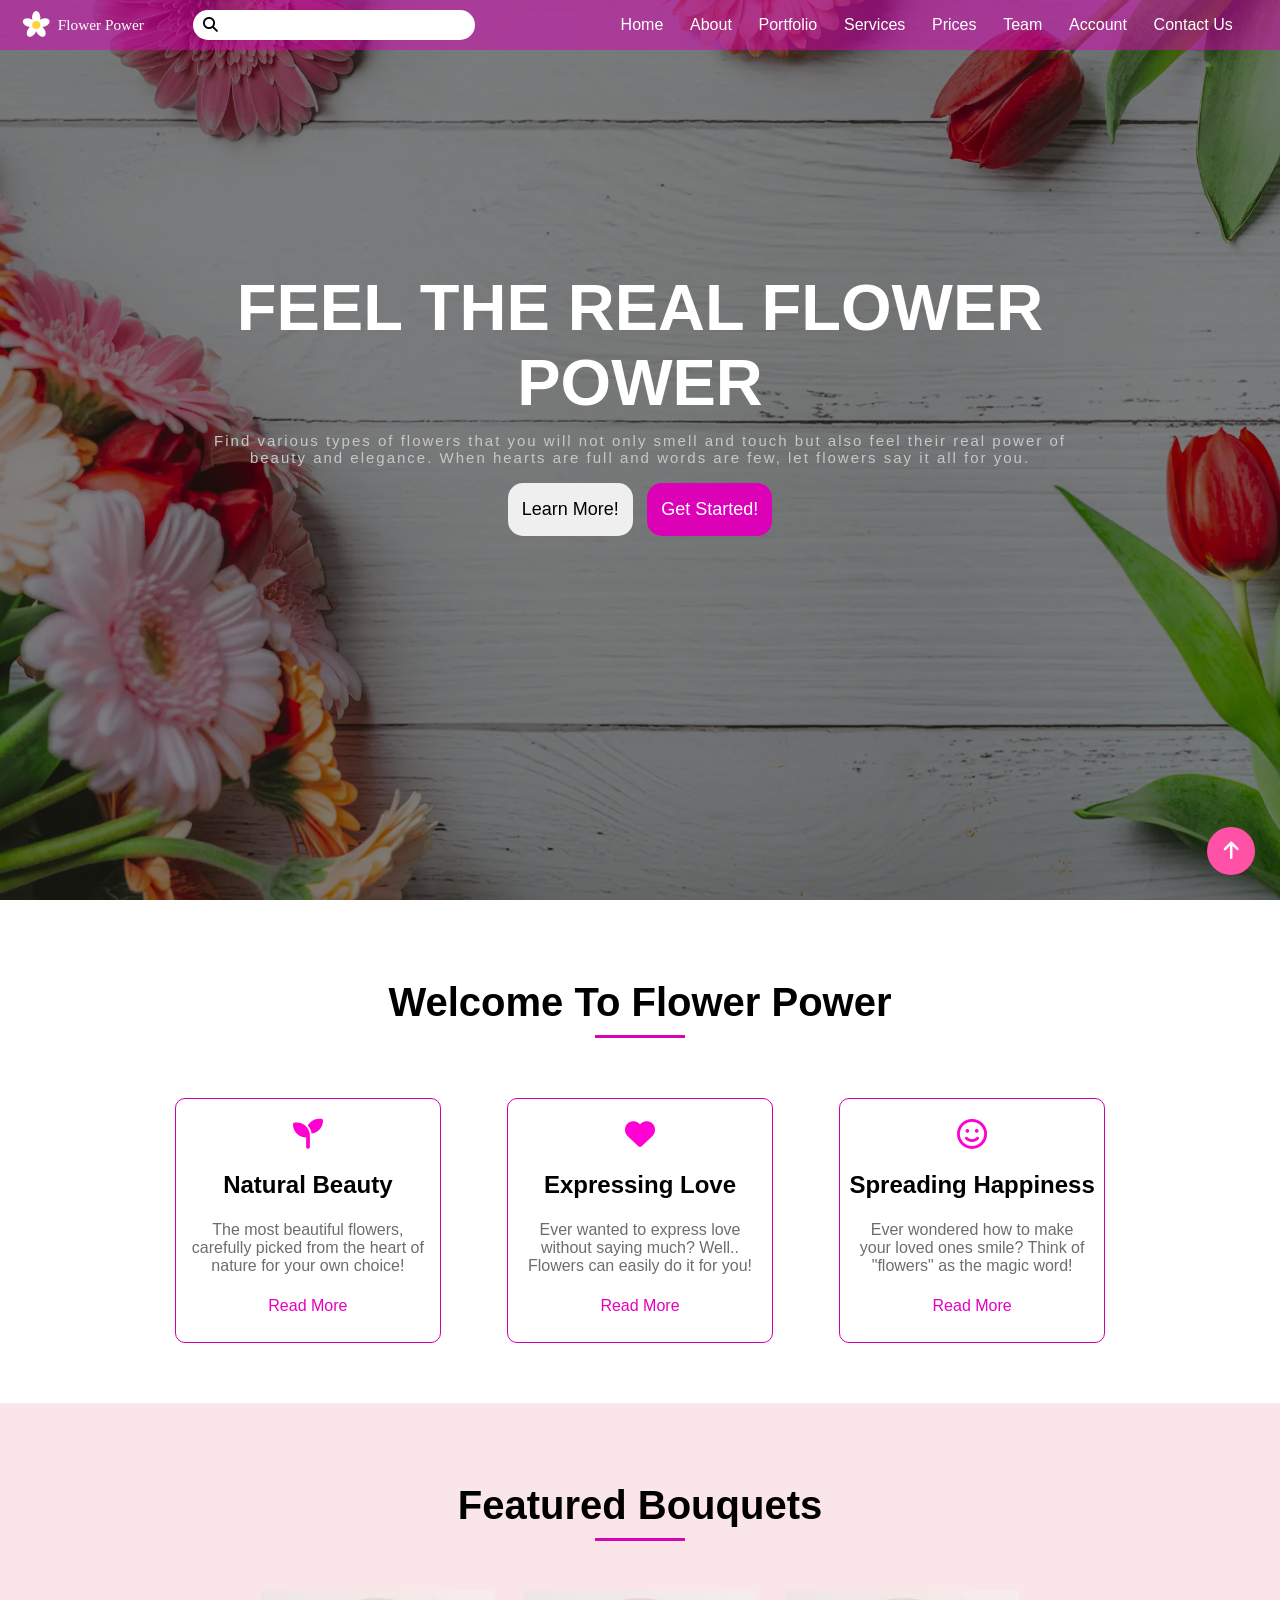
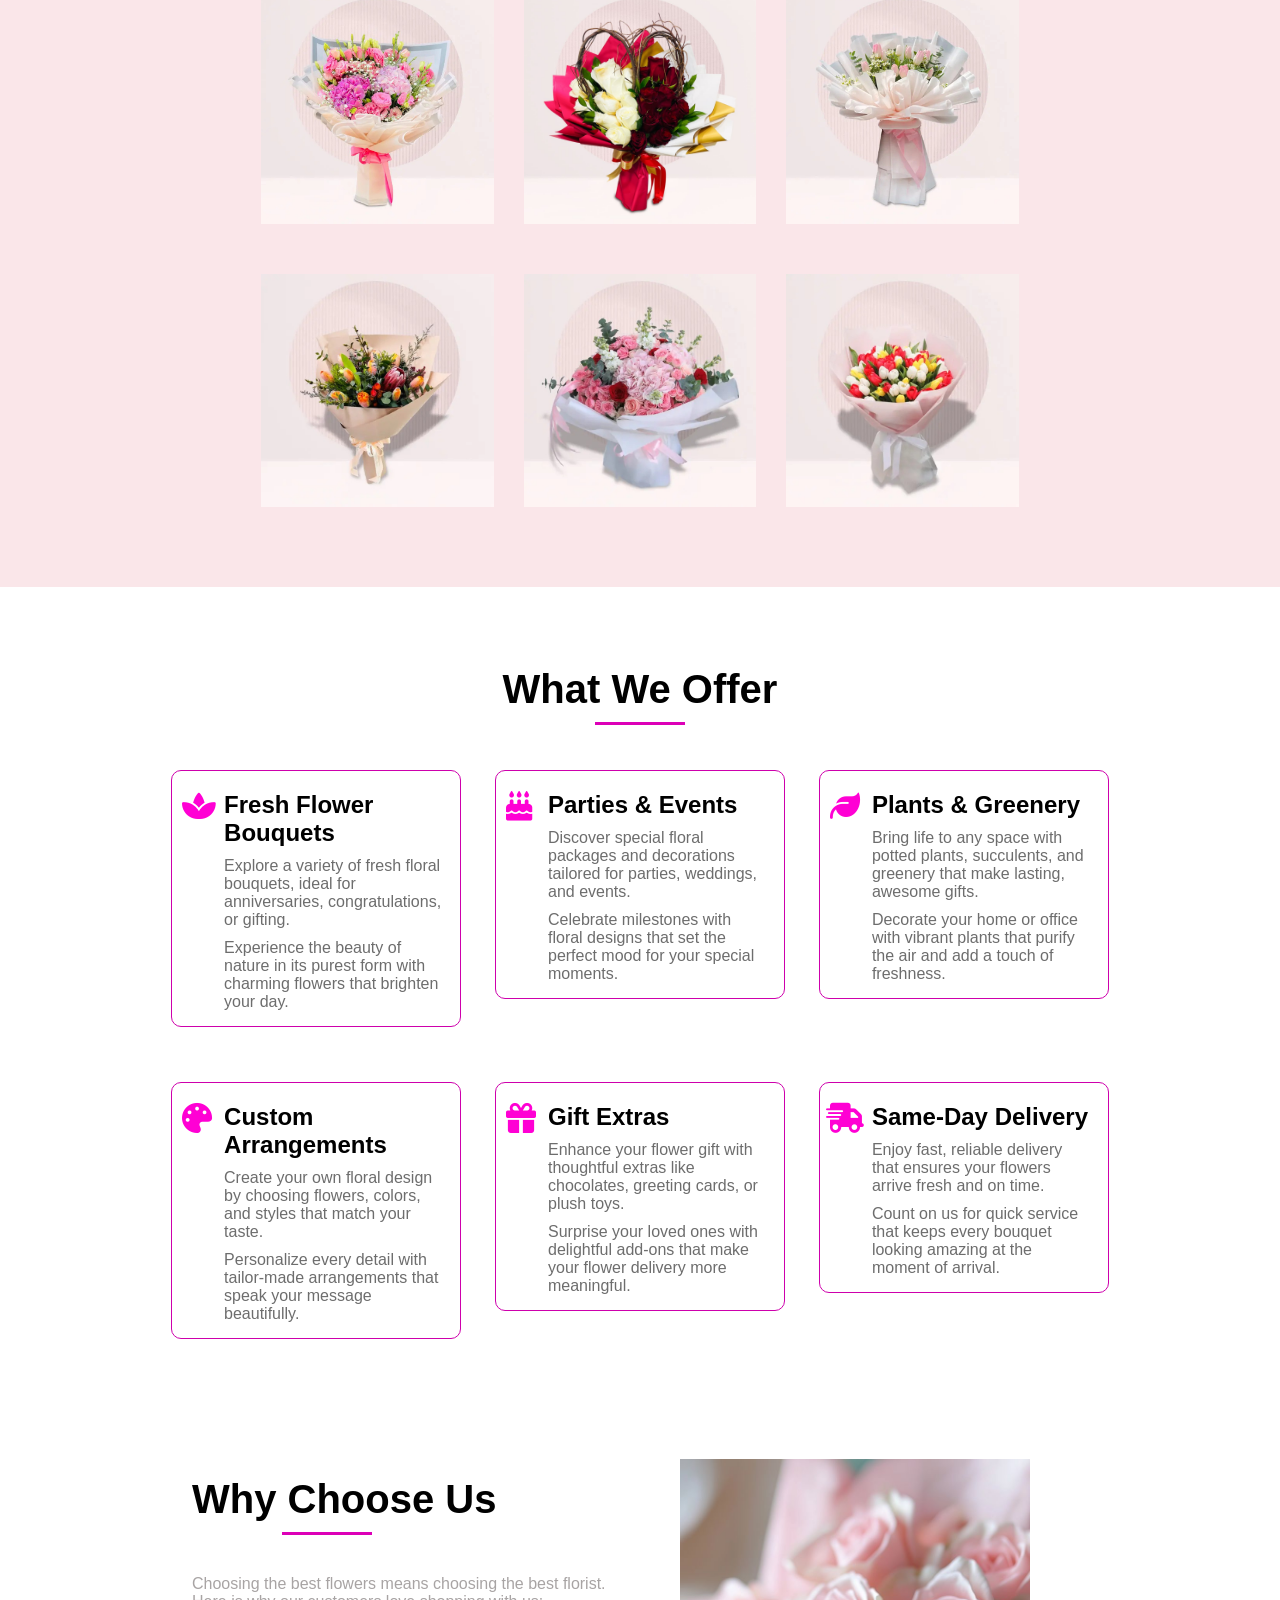
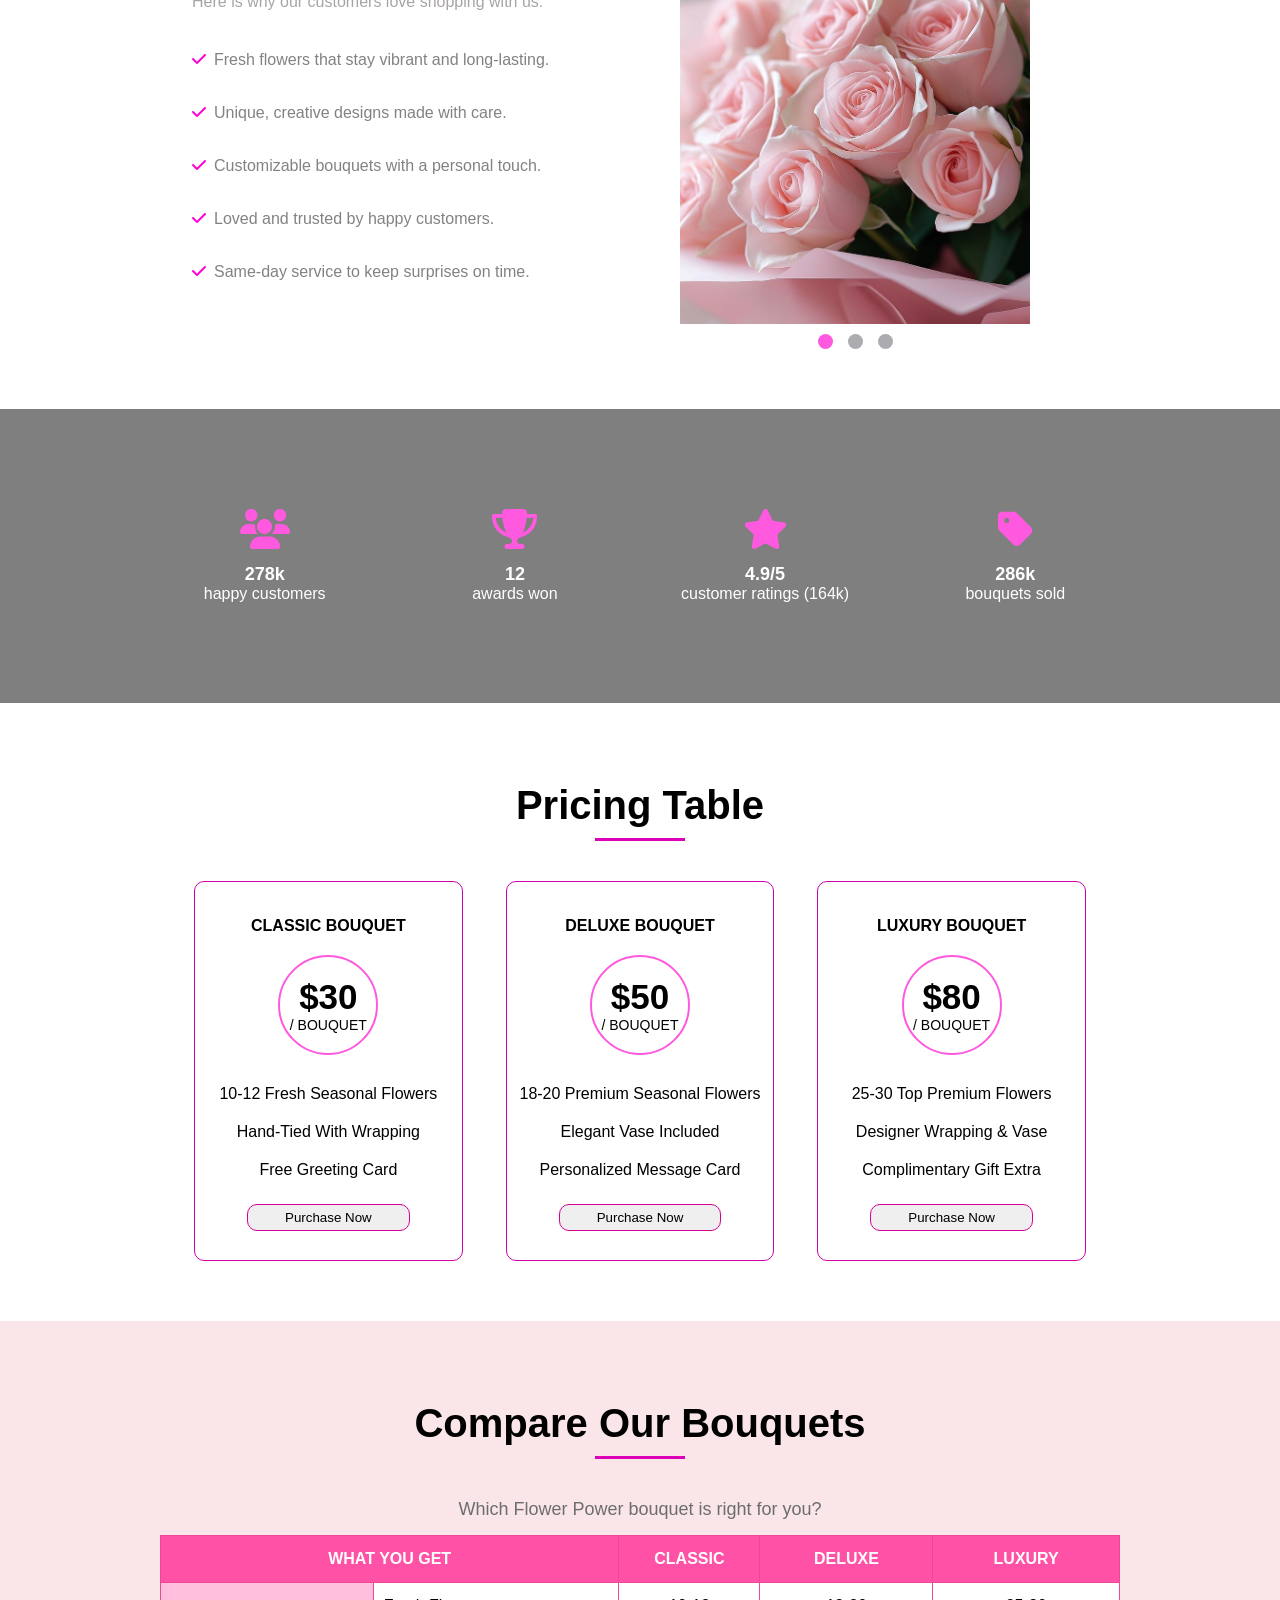
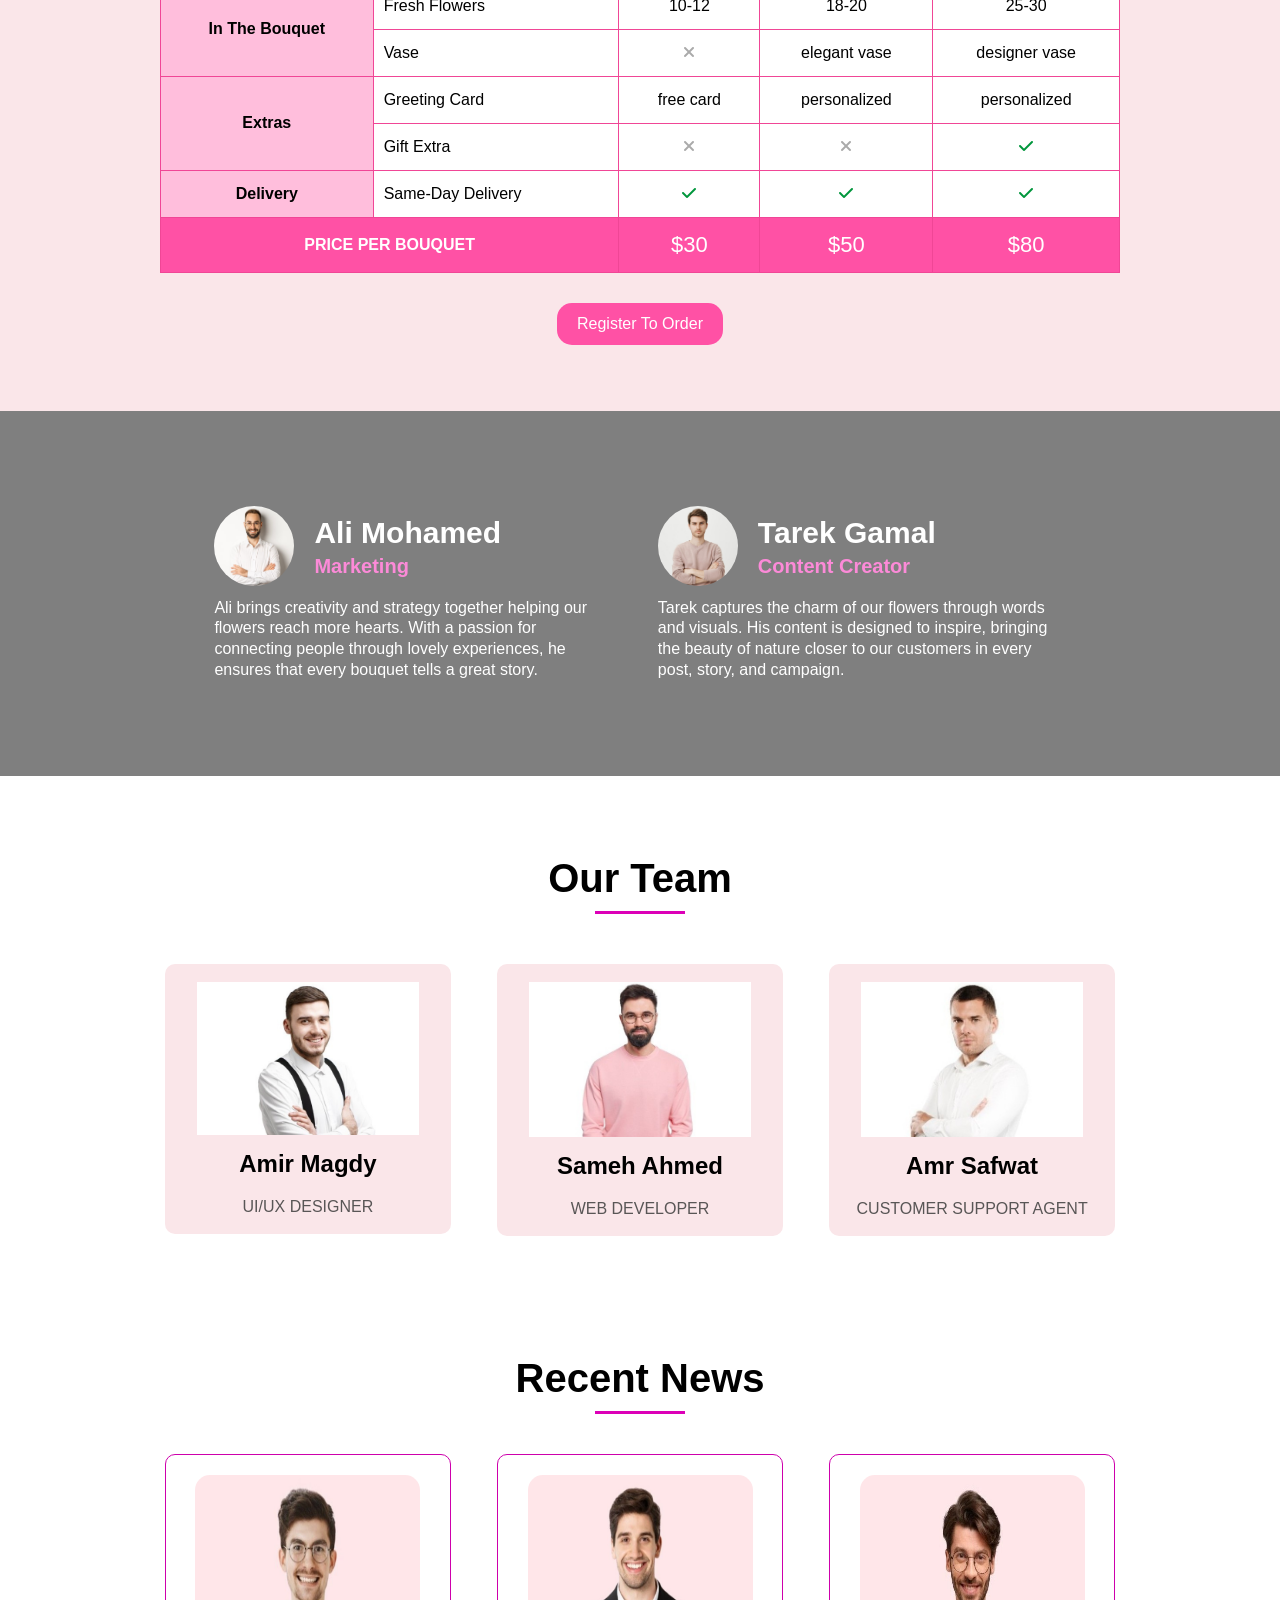
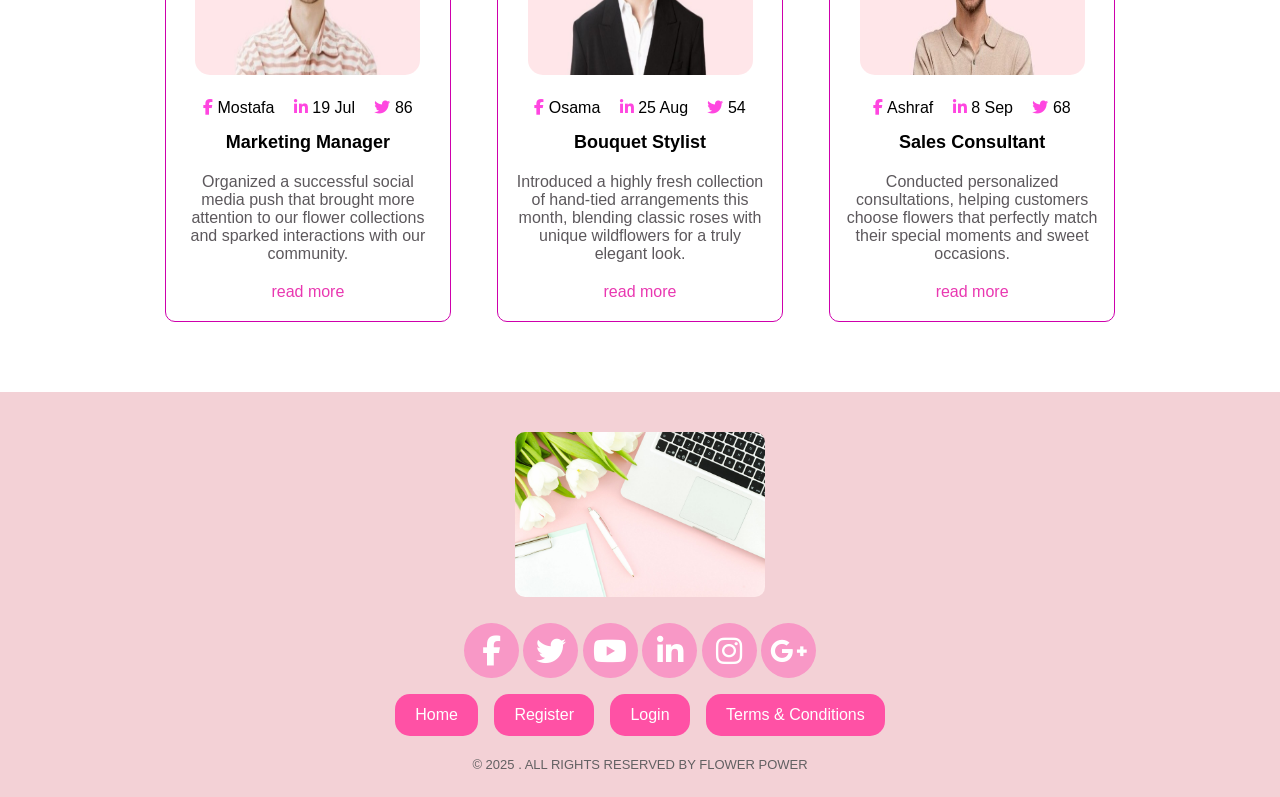
<file: index.html>
<!doctype html>
<html lang="en">
  <head>
    <meta charset="UTF-8" />
    <meta name="viewport" content="width=device-width, initial-scale=1" />
    <title>Home | Flower Power</title>
    <link rel="icon" type="image/svg+xml" href="Assets/favicon.svg" />
    <link rel="stylesheet" href="css/style.css" />
    <link rel="stylesheet" href="css/all.css" />
  </head>

  <body>
    <div class="header">
      <a href="#home" class="logo-link"><img src="Assets/logo.svg" alt="Flower Power - home" class="logo" /></a>
      <input type="text" class="search-box" aria-label="search" />
      <i class="fa-solid fa-magnifying-glass search-icon"></i>
      <ul class="links">
        <li><a href="#home">home</a></li>
        <li><a href="#about">about</a></li>
        <li><a href="#featured">portfolio</a></li>
        <li><a href="#offer">services</a></li>
        <li><a href="#pricing">prices</a></li>
        <li><a href="#team">team</a></li>
        <li class="dropdown-point">
          <a href="Form.html">account</a>
          <ul class="dropdown-menu">
            <li><a href="Form.html">register</a></li>
            <li><a href="login.html">login</a></li>
            <li><a href="terms.html">terms &amp; conditions</a></li>
          </ul>
        </li>
        <li><a href="#contact">contact us</a></li>
      </ul>
    </div>
    <!-------------------------------------- /header -------------------------------------->

    <div class="home" id="home">
      <div class="home-overlay"></div>
      <div class="home-content">
        <h1 class="home-title">feel the real flower power</h1>
        <p class="home-p">
          Find various types of flowers that you will not only smell and touch
          but also feel their real power of beauty and elegance. When hearts are
          full and words are few, let flowers say it all for you.
        </p>
        <a href="#welcome" class="home-btn1 home-btn">learn more!</a>
        <a href="Form.html" class="home-btn2 home-btn">get started!</a>
      </div>
      <!-- /home-content -->
    </div>
    <!-------------------------------------- /home -------------------------------------->

    <div class="welcome" id="welcome">
      <div class="welcome-container">
        <div class="welcome-parent">
          <h2 class="title welcome-title">welcome to flower power</h2>
          <p class="underline"></p>

          <div class="welcome-div welcome-div1">
            <i class="fa-solid fa-seedling welcome-div-icon"></i>
            <h2 class="welcome-div-title">natural beauty</h2>
            <p class="welcome-div-p">
              The most beautiful flowers, carefully picked from the heart of
              nature for your own choice!
            </p>
            <a href="#" class="welcome-div-link">read more</a>
          </div>
          <!-- /welcome-div1 -->

          <div class="welcome-div welcome-div2">
            <i class="fa-solid fa-heart welcome-div-icon"></i>
            <h2 class="welcome-div-title">expressing love</h2>
            <p class="welcome-div-p">
              Ever wanted to express love without saying much? Well.. Flowers
              can easily do it for you!
            </p>
            <a href="#" class="welcome-div-link">read more</a>
          </div>
          <!-- /welcome-div2 -->

          <div class="welcome-div welcome-div3">
            <i class="fa-regular fa-face-smile welcome-div-icon"></i>
            <h2 class="welcome-div-title">spreading happiness</h2>
            <p class="welcome-div-p">
              Ever wondered how to make your loved ones smile? Think of
              "flowers" as the magic word!
            </p>
            <a href="#" class="welcome-div-link">read more</a>
          </div>
          <!-- /welcome-div3 -->
        </div>
        <!-- /welcome-parent -->
      </div>
      <!-- /welcome-container -->
    </div>
    <!-------------------------------------- /welcome -------------------------------------->

    <div class="featured" id="featured">
      <div class="featured-div">
        <h2 class="title featured-title">featured bouquets</h2>
        <p class="underline"></p>
        <div class="featured-container featured-container1">
          <div class="featured-parent featured-parent1">
            <div class="featured-img-container featured-img1-container">
              <img
                src="Assets/Blossom Bliss Bouquet.jpg"
                alt="blossom bliss bouquet"
                class="featured-img"
              />
              <div class="featured-img-overlay">
                <h2 class="featured-cat">category</h2>
                <p class="featured-p">blossom bliss bouquet</p>
                <div class="featured-icons">
                  <a href="#"
                    ><i class="fa-regular fa-heart featured-icon1"></i
                  ></a>
                  <a href="#"
                    ><i class="fa-brands fa-pinterest featured-icon2"></i
                  ></a>
                </div>
                <!-- /featured-icons -->
              </div>
              <!-- /featured-img-overlay -->
            </div>
            <!-- /featured-img1-container -->

            <div class="featured-img-container featured-img2-container">
              <img
                src="Assets/Eternal Love Twig-Heart Bouquet.jpg"
                alt="eternal love bouquet"
                class="featured-img"
              />
              <div class="featured-img-overlay">
                <h2 class="featured-cat">category</h2>
                <p class="featured-p">eternal love bouquet</p>
                <div class="featured-icons">
                  <a href="#"
                    ><i class="fa-regular fa-heart featured-icon1"></i
                  ></a>
                  <a href="#"
                    ><i class="fa-brands fa-pinterest featured-icon2"></i
                  ></a>
                </div>
                <!-- /featured-icons -->
              </div>
              <!-- /featured-img-overlay -->
            </div>
            <!-- /featured-img2-container -->

            <div class="featured-img-container featured-img3-container">
              <img
                src="Assets/Fresh Floral Harmony.jpg"
                alt="fresh floral harmony bouquet"
                class="featured-img"
              />
              <div class="featured-img-overlay">
                <h2 class="featured-cat">category</h2>
                <p class="featured-p">floral harmony bouquet</p>
                <div class="featured-icons">
                  <a href="#"
                    ><i class="fa-regular fa-heart featured-icon1"></i
                  ></a>
                  <a href="#"
                    ><i class="fa-brands fa-pinterest featured-icon2"></i
                  ></a>
                </div>
                <!-- /featured-icons -->
              </div>
              <!-- /featured-img-overlay -->
            </div>
            <!-- /featured-img3-container -->
          </div>
          <!-- /featured-parent1 -->
        </div>
        <!-- /featured-container1 -->

        <div class="featured-container featured-container2">
          <div class="featured-parent featured-parent2">
            <div class="featured-img-container featured-img4-container">
              <img
                src="Assets/Treasury Tulip Bouquet.jpg"
                alt="treasury tulip bouquet"
                class="featured-img"
              />
              <div class="featured-img-overlay">
                <h2 class="featured-cat">category</h2>
                <p class="featured-p">treasury tulips bouquet</p>
                <div class="featured-icons">
                  <a href="#"
                    ><i class="fa-regular fa-heart featured-icon1"></i
                  ></a>
                  <a href="#"
                    ><i class="fa-brands fa-pinterest featured-icon2"></i
                  ></a>
                </div>
                <!-- /featured-icons -->
              </div>
              <!-- /featured-img-overlay -->
            </div>
            <!-- /featured-img4-container -->

            <div class="featured-img-container featured-img5-container">
              <img
                src="Assets/Sweet Harmony.jpg"
                alt="sweet harmony bouquet"
                class="featured-img"
              />
              <div class="featured-img-overlay">
                <h2 class="featured-cat">category</h2>
                <p class="featured-p">sweet harmony bouquet</p>
                <div class="featured-icons">
                  <a href="#"
                    ><i class="fa-regular fa-heart featured-icon1"></i
                  ></a>
                  <a href="#"
                    ><i class="fa-brands fa-pinterest featured-icon2"></i
                  ></a>
                </div>
                <!-- /featured-icons -->
              </div>
              <!-- /featured-img-overlay -->
            </div>
            <!-- /featured-img5-container -->

            <div class="featured-img-container featured-img6-container">
              <img
                src="Assets/Mix Tulips 75 stems.jpg"
                alt="mixed tulips bouquet"
                class="featured-img"
              />
              <div class="featured-img-overlay">
                <h2 class="featured-cat">category</h2>
                <p class="featured-p">mix tulips bouquet</p>
                <div class="featured-icons">
                  <a href="#"
                    ><i class="fa-regular fa-heart featured-icon1"></i
                  ></a>
                  <a href="#"
                    ><i class="fa-brands fa-pinterest featured-icon2"></i
                  ></a>
                </div>
                <!-- /featured-icons -->
              </div>
              <!-- /featured-img-overlay -->
            </div>
            <!-- /featured-img6-container -->
          </div>
          <!-- /featured-parent2 -->
        </div>
        <!-- /featured-container2 -->
      </div>
      <!-- /featured-div -->
    </div>
    <!-------------------------------------- /featured -------------------------------------->

    <div class="offer" id="offer">
      <div class="offer-main">
        <h2 class="title offer-title">what we offer</h2>
        <p class="underline"></p>
        <div class="offer-container offer-container1">
          <div class="offer-parent offer-parent1">
            <div class="offer-div offer-div1">
              <a href="#"><i class="fas fa-spa offer-div-icon"></i></a>
              <div class="offer-details">
                <h2 class="offer-div-title">fresh flower bouquets</h2>
                <p class="offer-div-p">
                  Explore a variety of fresh floral bouquets, ideal for
                  anniversaries, congratulations, or gifting.
                </p>
                <p class="offer-div-p">
                  Experience the beauty of nature in its purest form with
                  charming flowers that brighten your day.
                </p>
              </div>
              <!-- /offer-details -->
            </div>
            <!-- /offer-div1 -->

            <div class="offer-div offer-div2">
              <a href="#"
                ><i class="fas fa-birthday-cake offer-div-icon"></i
              ></a>
              <div class="offer-details">
                <h2 class="offer-div-title">parties & events</h2>
                <p class="offer-div-p">
                  Discover special floral packages and decorations tailored for
                  parties, weddings, and events.
                </p>
                <p class="offer-div-p">
                  Celebrate milestones with floral designs that set the perfect
                  mood for your special moments.
                </p>
              </div>
              <!-- /offer-details -->
            </div>
            <!-- /offer-div2 -->

            <div class="offer-div offer-div3">
              <a href="#"><i class="fas fa-leaf offer-div-icon"></i></a>
              <div class="offer-details">
                <h2 class="offer-div-title">plants & greenery</h2>
                <p class="offer-div-p">
                  Bring life to any space with potted plants, succulents, and
                  greenery that make lasting, awesome gifts.
                </p>
                <p class="offer-div-p">
                  Decorate your home or office with vibrant plants that purify
                  the air and add a touch of freshness.
                </p>
              </div>
              <!-- /offer-details -->
            </div>
            <!-- /offer-div3 -->
          </div>
          <!-- /offer-parent1 -->
        </div>
        <!-- /offer-container1 -->

        <div class="offer-container offer-container2">
          <div class="offer-parent offer-parent2">
            <div class="offer-div offer-div1">
              <a href="#"><i class="fas fa-palette offer-div-icon"></i></a>
              <div class="offer-details">
                <h2 class="offer-div-title">custom arrangements</h2>
                <p class="offer-div-p">
                  Create your own floral design by choosing flowers, colors, and
                  styles that match your taste.
                </p>
                <p class="offer-div-p">
                  Personalize every detail with tailor-made arrangements that
                  speak your message beautifully.
                </p>
              </div>
              <!-- /offer-details -->
            </div>
            <!-- /offer-div1 -->

            <div class="offer-div offer-div2">
              <a href="#"><i class="fas fa-gift offer-div-icon"></i></a>
              <div class="offer-details">
                <h2 class="offer-div-title">gift extras</h2>
                <p class="offer-div-p">
                  Enhance your flower gift with thoughtful extras like
                  chocolates, greeting cards, or plush toys.
                </p>
                <p class="offer-div-p">
                  Surprise your loved ones with delightful add-ons that make
                  your flower delivery more meaningful.
                </p>
              </div>
              <!-- /offer-details -->
            </div>
            <!-- /offer-div2 -->

            <div class="offer-div offer-div3">
              <a href="#"
                ><i
                  class="fas fa-shipping-fast offer-div-icon offer-div-icon6"
                ></i
              ></a>
              <div class="offer-details">
                <h2 class="offer-div-title">same-day delivery</h2>
                <p class="offer-div-p">
                  Enjoy fast, reliable delivery that ensures your flowers arrive
                  fresh and on time.
                </p>
                <p class="offer-div-p">
                  Count on us for quick service that keeps every bouquet looking
                  amazing at the moment of arrival.
                </p>
              </div>
              <!-- /offer-details -->
            </div>
            <!-- /offer-div3 -->
          </div>
          <!-- /offer-parent2 -->
        </div>
        <!-- /offer-container2 -->
      </div>
      <!-- /offer-main -->
    </div>
    <!-------------------------------------- /offer -------------------------------------->

    <div class="choose">
      <div class="choose-container">
        <div class="choose-parent">
          <div class="choose-div choose-div1">
            <br />
            <h2 class="title choose-title">why choose us</h2>
            <p class="underline choose-underline"></p>
            <div class="choose-container-div1">
              <p class="choose-div-p1">
                Choosing the best flowers means choosing the best florist.
              </p>
              <p class="choose-div-p2">
                Here is why our customers love shopping with us:
              </p>
              <ul class="advantages">
                <li>
                  <i class="fa-solid fa-check tick-icon"></i>Fresh flowers that
                  stay vibrant and long-lasting.
                </li>
                <li>
                  <i class="fa-solid fa-check tick-icon"></i>Unique, creative
                  designs made with care.
                </li>
                <li>
                  <i class="fa-solid fa-check tick-icon"></i>Customizable
                  bouquets with a personal touch.
                </li>
                <li>
                  <i class="fa-solid fa-check tick-icon"></i>Loved and trusted
                  by happy customers.
                </li>
                <li>
                  <i class="fa-solid fa-check tick-icon"></i>Same-day service to
                  keep surprises on time.
                </li>
              </ul>
            </div>
            <!-- /choose-container-div1 -->
          </div>
          <!-- /choose-div1 -->

          <div class="choose-div choose-div2">
            <div class="choose-container-div2">
              <img
                src="Assets/Pink Flowers.jpg"
                alt="pink flowers"
                class="choose-image"
                width="350"
                height="465"
              />
              <div class="switch-parent">
                <div class="switch-container-div">
                  <p class="switch switch1"></p>
                  <p class="switch switch2"></p>
                  <p class="switch switch3"></p>
                </div>
                <!-- /switch-container-div -->
              </div>
              <!-- /switch--parent -->
            </div>
            <!-- /choose-container-div2 -->
          </div>
          <!-- /choose-div2 -->
        </div>
        <!-- /choose-parent -->
      </div>
      <!-- /choose-container -->
    </div>
    <!-------------------------------------- /choose -------------------------------------->

    <div class="achievements">
      <div class="achievements-image">
        <div class="achievements-overlay">
          <div class="achievements-container">
            <div class="achievement achievement1">
              <i
                class="fa-solid fa-users achievement-icon achievement1-icon"
              ></i>
              <h2 class="achievement-number achievement1-number">278k</h2>
              <p class="achievement-p achievement1-p">happy customers</p>
            </div>
            <!-- /achievement1 -->

            <div class="achievement achievement2">
              <i
                class="fa-solid fa-trophy achievement-icon achievement2-icon"
              ></i>
              <h2 class="achievement-number achievement2-number">12</h2>
              <p class="achievement-p achievement2-p">awards won</p>
            </div>
            <!-- /achievement2 -->

            <div class="achievement achievement3">
              <i class="fas fa-star achievement-icon achievement3-icon"></i>
              <h2 class="achievement-number achievement3-number">4.9/5</h2>
              <p class="achievement-p achievement3-p">
                customer ratings (164k)
              </p>
            </div>
            <!-- /achievement3 -->

            <div class="achievement achievement4">
              <i class="fas fa-tag achievement-icon achievement4-icon"></i>
              <h2 class="achievement-number achievement4-number">286k</h2>
              <p class="achievement-p achievement4-p">bouquets sold</p>
            </div>
            <!-- /achievement4 -->
          </div>
          <!-- /achievements-container -->
        </div>
        <!-- /achievements-overlay -->
      </div>
      <!-- /achievements-image -->
    </div>
    <!-------------------------------------- /achievements -------------------------------------->

    <div class="pricing" id="pricing">
      <div class="pricing-parent">
        <h2 class="title pricing-title">pricing table</h2>
        <p class="underline"></p>

        <div class="pricing-div pricing-div1">
          <h2 class="pricing-div-title">classic bouquet</h2>
          <div class="price-circle">
            <div class="price-centering">
              <h2>$30</h2>
              <p>/ bouquet</p>
            </div>
            <!-- /price-centering -->
          </div>
          <!-- /price-circle -->
          <p class="pricing-div-p pricing-div-p1">
            10-12 fresh seasonal flowers
          </p>
          <p class="pricing-div-p pricing-div-p2">hand-tied with wrapping</p>
          <p class="pricing-div-p pricing-div-p3">free greeting card</p>
          <button class="purchase-btn">purchase now</button>
        </div>
        <!-- /pricing-div1 -->

        <div class="pricing-div pricing-div2">
          <h2 class="pricing-div-title">deluxe bouquet</h2>
          <div class="price-circle">
            <div class="price-centering">
              <h2>$50</h2>
              <p>/ bouquet</p>
            </div>
            <!-- /price-centering -->
          </div>
          <!-- /price-circle -->
          <p class="pricing-div-p pricing-div-p1">
            18-20 premium seasonal flowers
          </p>
          <p class="pricing-div-p pricing-div-p2">elegant vase included</p>
          <p class="pricing-div-p pricing-div-p3">personalized message card</p>
          <button class="purchase-btn">purchase now</button>
        </div>
        <!-- /pricing-div2 -->

        <div class="pricing-div pricing-div3">
          <h2 class="pricing-div-title">luxury bouquet</h2>
          <div class="price-circle">
            <div class="price-centering">
              <h2>$80</h2>
              <p>/ bouquet</p>
            </div>
            <!-- /price-centering -->
          </div>
          <!-- /price-circle -->
          <p class="pricing-div-p pricing-div-p1">25-30 top premium flowers</p>
          <p class="pricing-div-p pricing-div-p2">designer wrapping & vase</p>
          <p class="pricing-div-p pricing-div-p3">complimentary gift extra</p>
          <button class="purchase-btn">purchase now</button>
        </div>
        <!-- /pricing-div3 -->
      </div>
      <!-- /pricing-parent -->
    </div>
    <!-------------------------------------- /pricing -------------------------------------->

    <div class="compare" id="compare">
      <div class="compare-parent">
        <h2 class="title compare-title">compare our bouquets</h2>
        <p class="underline"></p>
        <div class="table-scroll">
          <table class="compare-table">
            <caption>
              Which Flower Power bouquet is right for you?
            </caption>
            <thead>
              <tr>
                <th colspan="2">what you get</th>
                <th>classic</th>
                <th>deluxe</th>
                <th>luxury</th>
              </tr>
            </thead>
            <tbody>
              <tr>
                <th rowspan="2" scope="rowgroup">in the bouquet</th>
                <td>fresh flowers</td>
                <td>10-12</td>
                <td>18-20</td>
                <td>25-30</td>
              </tr>
              <tr>
                <td>vase</td>
                <td><i class="fa-solid fa-xmark no"></i></td>
                <td>elegant vase</td>
                <td>designer vase</td>
              </tr>
              <tr>
                <th rowspan="2" scope="rowgroup">extras</th>
                <td>greeting card</td>
                <td>free card</td>
                <td>personalized</td>
                <td>personalized</td>
              </tr>
              <tr>
                <td>gift extra</td>
                <td><i class="fa-solid fa-xmark no"></i></td>
                <td><i class="fa-solid fa-xmark no"></i></td>
                <td><i class="fa-solid fa-check yes"></i></td>
              </tr>
              <tr>
                <th scope="row">delivery</th>
                <td>same-day delivery</td>
                <td><i class="fa-solid fa-check yes"></i></td>
                <td><i class="fa-solid fa-check yes"></i></td>
                <td><i class="fa-solid fa-check yes"></i></td>
              </tr>
            </tbody>
            <tfoot>
              <tr>
                <th colspan="2">price per bouquet</th>
                <td>$30</td>
                <td>$50</td>
                <td>$80</td>
              </tr>
            </tfoot>
          </table>
        </div>
        <!-- /table-scroll -->
        <a href="Form.html" class="btn compare-btn">register to order</a>
      </div>
      <!-- /compare-parent -->
    </div>
    <!-------------------------------------- /compare -------------------------------------->

    <div class="about" id="about">
      <div class="about-image">
        <div class="about-overlay">
          <div class="about-container">
            <div class="about-member about-member1">
              <img
                src="Assets/marketing.jpg"
                alt="ali mohamed"
                width="80"
                height="80"
              />
              <h2 class="about-name about-name1">ali mohamed</h2>
              <h2 class="about-position about-position1">marketing</h2>
              <p class="about-details about-details1">
                Ali brings creativity and strategy together helping our flowers
                reach more hearts. With a passion for connecting people through
                lovely experiences, he ensures that every bouquet tells a great
                story.
              </p>
            </div>
            <!-- /about1 -->

            <div class="about-member about-member2">
              <img
                src="Assets/content creator.jpg"
                alt="tarek gamal"
                width="80"
                height="80"
              />
              <h2 class="about-name about-name1">tarek gamal</h2>
              <h2 class="about-position about-position2">content creator</h2>
              <p class="about-details about-details2">
                Tarek captures the charm of our flowers through words and
                visuals. His content is designed to inspire, bringing the beauty
                of nature closer to our customers in every post, story, and
                campaign.
              </p>
            </div>
            <!-- /about2 -->
          </div>
          <!-- /about-container -->
        </div>
        <!-- /about-overlay -->
      </div>
      <!-- /about-image -->
    </div>
    <!-------------------------------------- /about -------------------------------------->

    <div class="team" id="team">
      <h2 class="title team-title">our team</h2>
      <p class="underline"></p>
      <div class="team-container">
        <div class="team-parent">
          <div class="team-item team-item1">
            <div class="team-img">
              <img
                src="Assets/designer.jpg"
                alt="amir magdy"
                width="300"
                height="207"
              />
              <div class="team-icons team-icons1">
                <a href="#"><i class="fa-brands fa-facebook-f"></i></a>
                <a href="#"><i class="fa-brands fa-linkedin-in"></i></a>
                <a href="#"><i class="fa-brands fa-twitter"></i></a>
              </div>
              <!-- /team-icons -->
            </div>
            <!-- /team-img -->

            <div class="team-info">
              <h2 class="team-name team-name1">amir magdy</h2>
              <p class="team-position team-position1">ui/ux designer</p>
            </div>
            <!-- /team-info -->
          </div>
          <!-- /team-item1 -->

          <div class="team-item team-item2">
            <div class="team-img">
              <img
                src="Assets/web developer.jpg"
                alt="sameh ahmed"
                width="300"
                height="209"
              />
              <div class="team-icons team-icons2">
                <a href="#"><i class="fa-brands fa-facebook-f"></i></a>
                <a href="#"><i class="fa-brands fa-linkedin-in"></i></a>
                <a href="#"><i class="fa-brands fa-twitter"></i></a>
              </div>
              <!-- /team-icons -->
            </div>
            <!-- /team-img -->

            <div class="team-info">
              <h2 class="team-name team-name2">sameh ahmed</h2>
              <p class="team-position team-position2">web developer</p>
            </div>
            <!-- /team-info -->
          </div>
          <!-- /team-item2 -->

          <div class="team-item team-item3">
            <div class="team-img">
              <img
                src="Assets/support.jpg"
                alt="amr safwat"
                width="300"
                height="209"
              />
              <div class="team-icons team-icons3">
                <a href="#"><i class="fa-brands fa-facebook-f"></i></a>
                <a href="#"><i class="fa-brands fa-linkedin-in"></i></a>
                <a href="#"><i class="fa-brands fa-twitter"></i></a>
              </div>
              <!-- /team-icons -->
            </div>
            <!-- /team-img -->

            <div class="team-info">
              <h2 class="team-name team-name3">amr safwat</h2>
              <p class="team-position team-position3">customer support agent</p>
            </div>
            <!-- /team-info -->
          </div>
          <!-- /team-item3 -->
        </div>
        <!-- /team-parent -->
      </div>
      <!-- /team-container -->
    </div>
    <!-------------------------------------- /team -------------------------------------->

    <div class="news">
      <div class="news-parent">
        <h2 class="title news-title">recent news</h2>
        <p class="underline"></p>

        <div class="news-div news-div1">
          <img
            src="Assets/marketing manager.jpg"
            alt="marketing manager"
            width="250"
            height="151"
          />
          <div class="news-details">
            <a href="#"><i class="fa-brands fa-facebook-f news-icon"></i></a>
            <span class="news-span1">mostafa</span>
            <a href="#"><i class="fa-brands fa-linkedin-in news-icon"></i></a>
            <span class="news-span2">19 jul</span>
            <a href="#"><i class="fa-brands fa-twitter news-icon"></i></a>
            <span class="news-span3">86</span>
            <h2>marketing manager</h2>
            <p>
              Organized a successful social media push that brought more
              attention to our flower collections and sparked interactions with
              our community.
            </p>
            <a href="#" class="news-more">read more</a>
          </div>
          <!-- /news-details -->
        </div>
        <!-- /news-div1 -->

        <div class="news-div news-div2">
          <img
            src="Assets/bouquet stylist.jpg"
            alt="bouquet stylist"
            width="250"
            height="166"
          />
          <div class="news-details">
            <a href="#"><i class="fa-brands fa-facebook-f news-icon"></i></a>
            <span class="news-span1">Osama</span>
            <a href="#"><i class="fa-brands fa-linkedin-in news-icon"></i></a>
            <span class="news-span2">25 aug</span>
            <a href="#"><i class="fa-brands fa-twitter news-icon"></i></a>
            <span class="news-span3">54</span>
            <h2>bouquet stylist</h2>
            <p>
              Introduced a highly fresh collection of hand-tied arrangements
              this month, blending classic roses with unique wildflowers for a
              truly elegant look.
            </p>
            <a href="#" class="news-more">read more</a>
          </div>
          <!-- /news-details -->
        </div>
        <!-- /news-div2 -->

        <div class="news-div news-div3">
          <img
            src="Assets/sales consultant.jpg"
            alt="sales consultant"
            width="250"
            height="145"
          />
          <div class="news-details">
            <a href="#"><i class="fa-brands fa-facebook-f news-icon"></i></a>
            <span class="news-span1">ashraf</span>
            <a href="#"><i class="fa-brands fa-linkedin-in news-icon"></i></a>
            <span class="news-span2">8 sep</span>
            <a href="#"><i class="fa-brands fa-twitter news-icon"></i></a>
            <span class="news-span3">68</span>
            <h2>sales consultant</h2>
            <p>
              Conducted personalized consultations, helping customers choose
              flowers that perfectly match their special moments and sweet
              occasions.
            </p>
            <a href="#" class="news-more">read more</a>
          </div>
          <!-- /news-details -->
        </div>
        <!-- /news-div3 -->
      </div>
      <!-- /news-parent -->
    </div>
    <!-------------------------------------- /news -------------------------------------->

    <div class="footer" id="contact">
      <img
        src="Assets/laptop-with-tulips-clipboard-table_23-2148100649.jpg"
        alt="laptop with tulips on a table"
        width="250"
        height="166"
      />

      <div class="footer-icons">
        <ul>
          <a href="#"
            ><li><i class="fa-brands fa-facebook-f"></i></li
          ></a>
          <a href="#"
            ><li><i class="fa-brands fa-twitter"></i></li
          ></a>
          <a href="#"
            ><li><i class="fa-brands fa-youtube"></i></li
          ></a>
          <a href="#"
            ><li><i class="fa-brands fa-linkedin-in"></i></li
          ></a>
          <a href="#"
            ><li><i class="fa-brands fa-instagram"></i></li
          ></a>
          <a href="#"
            ><li><i class="fa-brands fa-google-plus-g"></i></li
          ></a>
        </ul>
      </div>
      <!-- /footer-icons -->

      <div class="footer-links">
        <a href="index.html" class="btn">home</a>
        <a href="Form.html" class="btn">register</a>
        <a href="login.html" class="btn">login</a>
        <a href="terms.html" class="btn">terms &amp; conditions</a>
      </div>

      <p>&copy; 2025 . all rights reserved by Flower Power</p>
    </div>
    <!-------------------------------------- /footer -------------------------------------->
    <a href="#home" class="back-to-top" aria-label="Back to top"
      ><i class="fa-solid fa-arrow-up"></i
    ></a>
  </body>
</html>
</file>
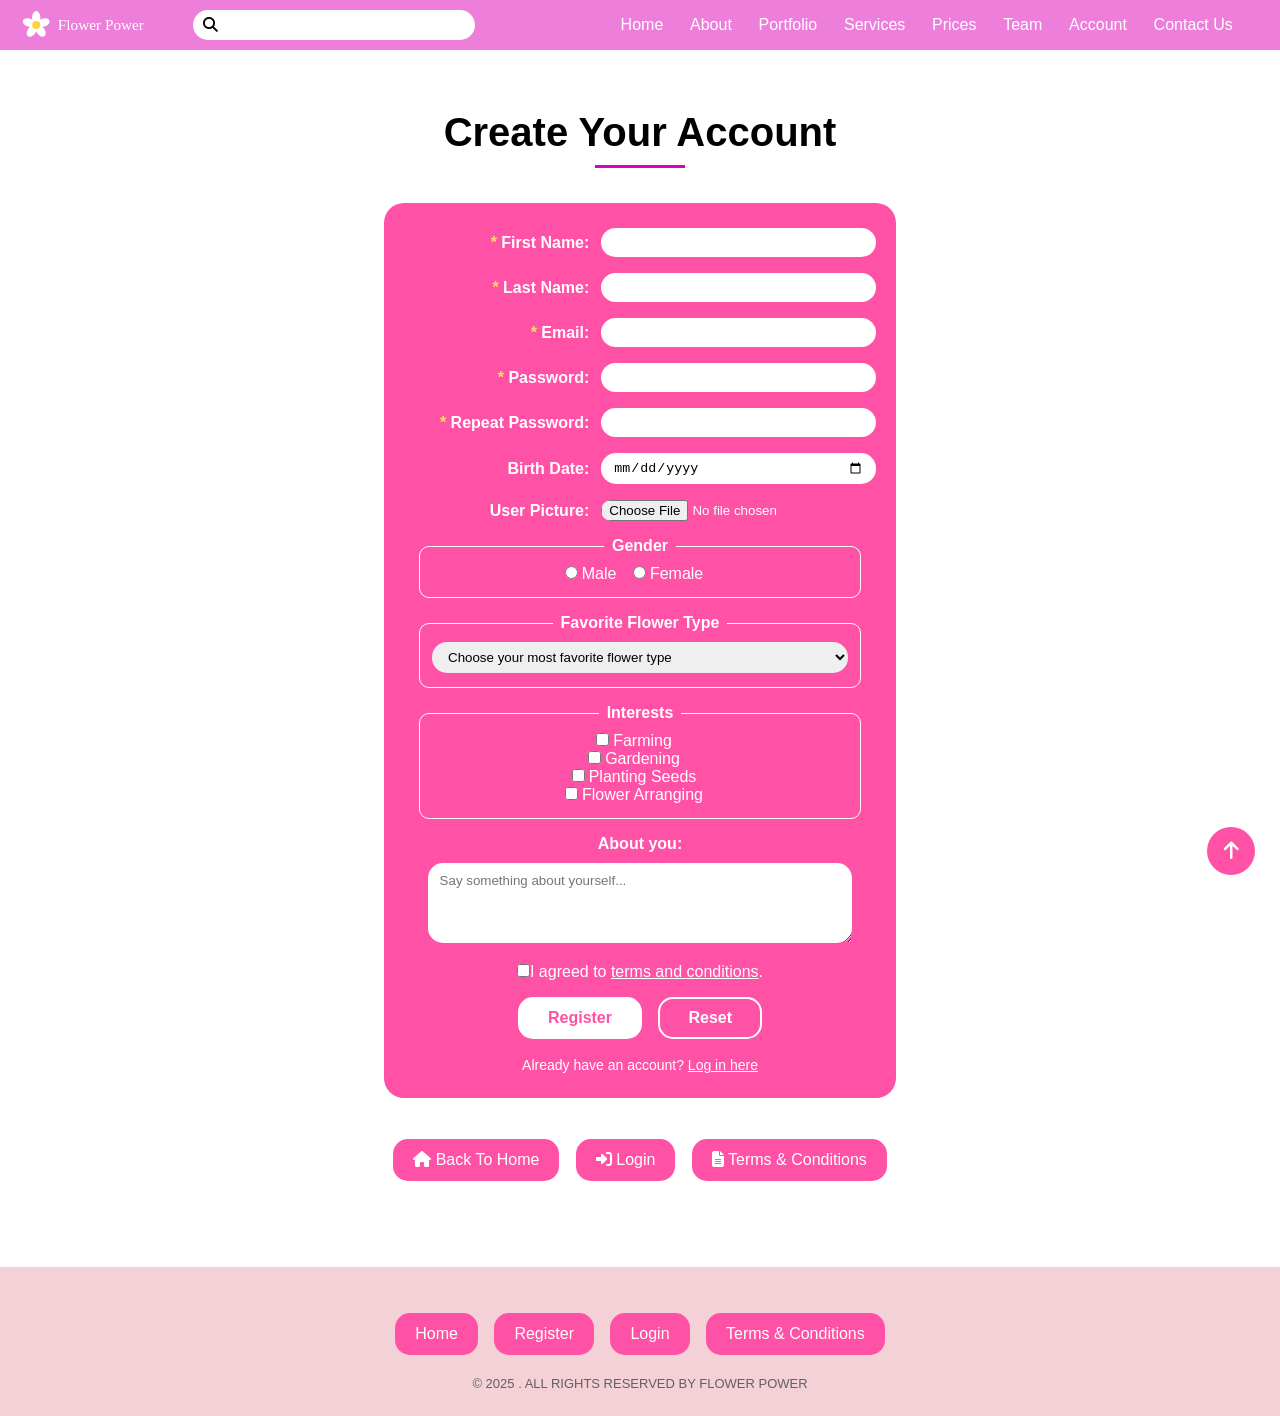
<file: Form.html>
<!doctype html>
<html lang="en">
  <head>
    <meta charset="UTF-8" />
    <meta name="viewport" content="width=device-width, initial-scale=1" />
    <title>Registration | Flower Power</title>
    <link rel="icon" type="image/svg+xml" href="Assets/favicon.svg" />
    <link rel="stylesheet" href="css/style.css" />
    <link rel="stylesheet" href="css/all.css" />
  </head>
  <body>
    <div class="header">
      <a href="index.html#home" class="logo-link"><img src="Assets/logo.svg" alt="Flower Power - home" class="logo" /></a>
      <input type="text" class="search-box" aria-label="search" />
      <i class="fa-solid fa-magnifying-glass search-icon"></i>
      <ul class="links">
        <li><a href="index.html#home">home</a></li>
        <li><a href="index.html#about">about</a></li>
        <li><a href="index.html#featured">portfolio</a></li>
        <li><a href="index.html#offer">services</a></li>
        <li><a href="index.html#pricing">prices</a></li>
        <li><a href="index.html#team">team</a></li>
        <li class="dropdown-point">
          <a href="Form.html">account</a>
          <ul class="dropdown-menu">
            <li><a href="Form.html">register</a></li>
            <li><a href="login.html">login</a></li>
            <li><a href="terms.html">terms &amp; conditions</a></li>
          </ul>
        </li>
        <li><a href="index.html#contact">contact us</a></li>
      </ul>
    </div>
    <div class="page" id="home">
      <div class="page-container">
        <h1 class="title page-title">create your account</h1>
        <p class="underline"></p>
        <form class="reg-form" action="thankyou.html" method="post">
          <input type="hidden" value="0982782917289" name="user-id" />

          <div class="form-row">
            <label for="fname"
              ><span class="required">*</span> First Name:</label
            >
            <input id="fname" name="fname" type="text" required />
          </div>
          <div class="form-row">
            <label for="lname"
              ><span class="required">*</span> Last Name:</label
            >
            <input id="lname" name="lname" type="text" required />
          </div>
          <div class="form-row">
            <label for="email"><span class="required">*</span> Email:</label>
            <input id="email" name="email" type="email" required />
          </div>
          <div class="form-row">
            <label for="pass"><span class="required">*</span> Password:</label>
            <input id="pass" name="password" type="password" required />
          </div>
          <div class="form-row">
            <label for="rpass"
              ><span class="required">*</span> Repeat Password:</label
            >
            <input id="rpass" name="repeat-password" type="password" required />
          </div>
          <div class="form-row">
            <label for="bdate">Birth Date:</label>
            <input id="bdate" name="birth-date" type="date" />
          </div>
          <div class="form-row">
            <label for="pic">User Picture:</label>
            <input id="pic" name="picture" type="file" />
          </div>

          <fieldset>
            <legend>Gender</legend>
            <input type="radio" id="m" name="gender" value="male" /><label
              for="m"
              >Male</label
            >
            <input type="radio" id="f" name="gender" value="female" /><label
              for="f"
              >Female</label
            >
          </fieldset>

          <fieldset class="flower-fieldset">
            <legend>Favorite Flower Type</legend>
            <select
              class="flower-select"
              name="flower-select"
              aria-label="flower-select"
            >
              <option value="0" hidden>
                Choose your most favorite flower type
              </option>
              <option value="1">Roses</option>
              <option value="2">Tulips</option>
              <option value="3">Lilies</option>
              <option value="4">Orchids</option>
              <option value="5">Sunflowers</option>
            </select>
          </fieldset>

          <fieldset>
            <legend>Interests</legend>
            <input
              id="farm"
              name="interests"
              value="farming"
              type="checkbox"
            /><label for="farm">Farming</label><br />
            <input
              id="garden"
              name="interests"
              value="gardening"
              type="checkbox"
            /><label for="garden">Gardening</label><br />
            <input
              id="seeds"
              name="interests"
              value="planting seeds"
              type="checkbox"
            /><label for="seeds">Planting Seeds</label><br />
            <input
              id="arr"
              name="interests"
              value="flower arranging"
              type="checkbox"
            /><label for="arr">Flower Arranging</label><br />
          </fieldset>

          <label for="ta" class="about-label">About you:</label>
          <textarea
            name="about"
            id="ta"
            placeholder="Say something about yourself..."
            cols="50"
            rows="4"
          ></textarea>

          <div class="terms-check">
            <input type="checkbox" id="tc" required /><label for="tc"
              >I agreed to </label
            ><a href="terms.html" target="_blank">terms and conditions</a>.
          </div>

          <div class="form-actions">
            <input type="submit" value="Register" />
            <input type="reset" />
          </div>
          <p class="form-note">
            Already have an account? <a href="login.html">Log in here</a>
          </p>
        </form>

        <div class="page-nav">
          <a href="index.html" class="btn"
            ><i class="fa-solid fa-house"></i> back to home</a
          >
          <a href="login.html" class="btn"
            ><i class="fa-solid fa-right-to-bracket"></i> login</a
          >
          <a href="terms.html" class="btn"
            ><i class="fa-solid fa-file-lines"></i> terms &amp; conditions</a
          >
        </div>
      </div>
    </div>
    <div class="footer" id="contact">
      <div class="footer-links">
        <a href="index.html" class="btn">home</a>
        <a href="Form.html" class="btn">register</a>
        <a href="login.html" class="btn">login</a>
        <a href="terms.html" class="btn">terms &amp; conditions</a>
      </div>
      <p>&copy; 2025 . all rights reserved by Flower Power</p>
    </div>
    <a href="#home" class="back-to-top" aria-label="Back to top"
      ><i class="fa-solid fa-arrow-up"></i
    ></a>
  </body>
</html>
</file>
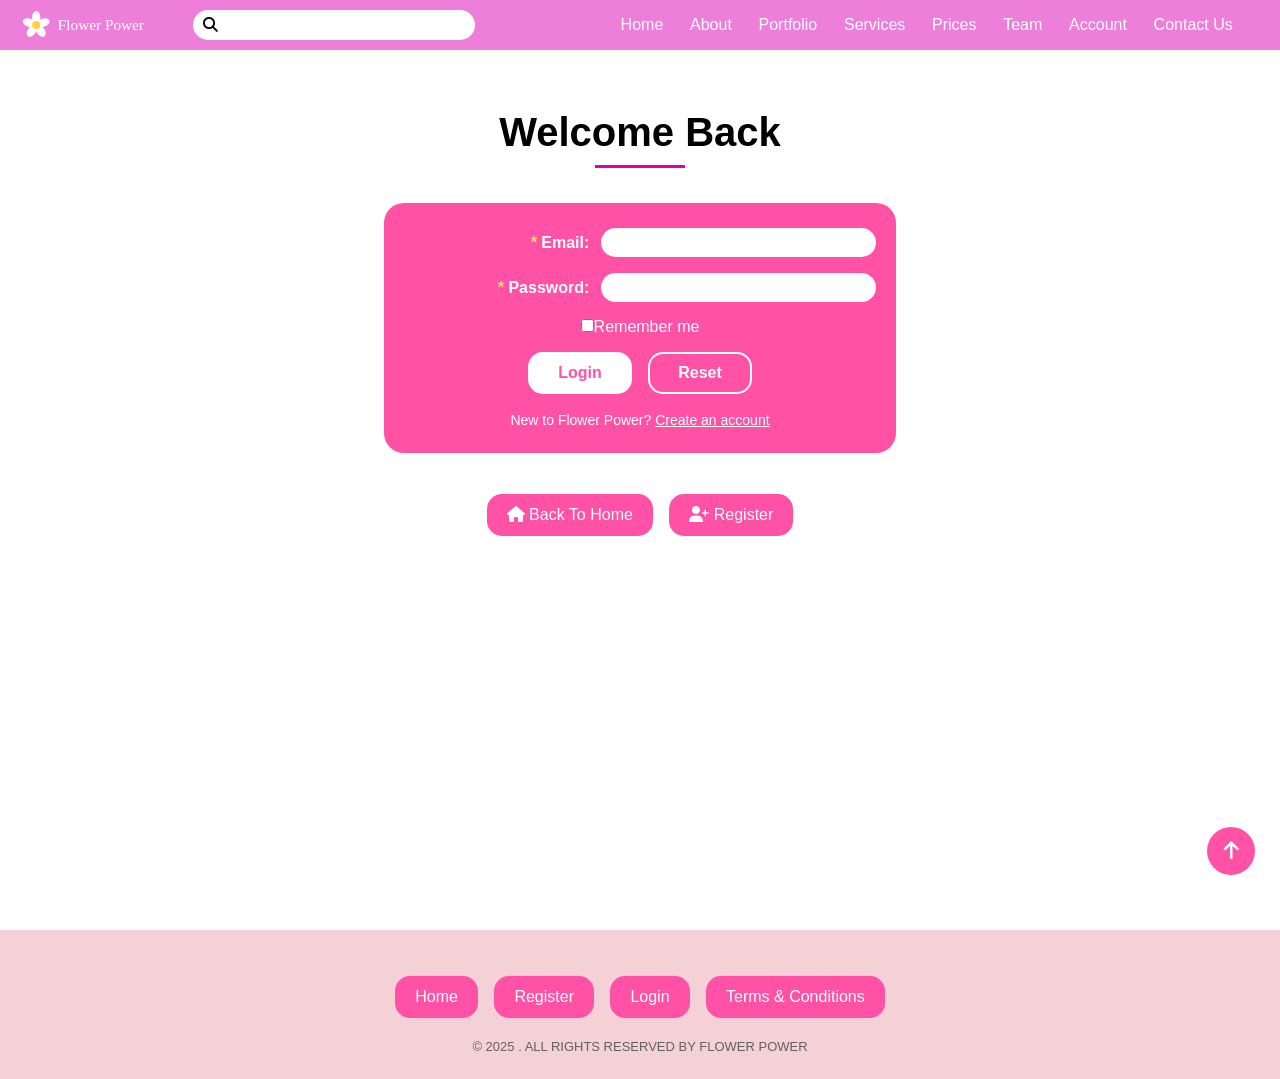
<file: login.html>
<!doctype html>
<html lang="en">
  <head>
    <meta charset="UTF-8" />
    <meta name="viewport" content="width=device-width, initial-scale=1" />
    <title>Login | Flower Power</title>
    <link rel="icon" type="image/svg+xml" href="Assets/favicon.svg" />
    <link rel="stylesheet" href="css/style.css" />
    <link rel="stylesheet" href="css/all.css" />
  </head>
  <body>
    <div class="header">
      <a href="index.html#home" class="logo-link"><img src="Assets/logo.svg" alt="Flower Power - home" class="logo" /></a>
      <input type="text" class="search-box" aria-label="search" />
      <i class="fa-solid fa-magnifying-glass search-icon"></i>
      <ul class="links">
        <li><a href="index.html#home">home</a></li>
        <li><a href="index.html#about">about</a></li>
        <li><a href="index.html#featured">portfolio</a></li>
        <li><a href="index.html#offer">services</a></li>
        <li><a href="index.html#pricing">prices</a></li>
        <li><a href="index.html#team">team</a></li>
        <li class="dropdown-point">
          <a href="Form.html">account</a>
          <ul class="dropdown-menu">
            <li><a href="Form.html">register</a></li>
            <li><a href="login.html">login</a></li>
            <li><a href="terms.html">terms &amp; conditions</a></li>
          </ul>
        </li>
        <li><a href="index.html#contact">contact us</a></li>
      </ul>
    </div>
    <div class="page" id="home">
      <div class="page-container">
        <h1 class="title page-title">welcome back</h1>
        <p class="underline"></p>
        <form class="reg-form" action="index.html" method="post">
          <div class="form-row">
            <label for="lemail"><span class="required">*</span> Email:</label>
            <input id="lemail" name="email" type="email" required />
          </div>
          <div class="form-row">
            <label for="lpass"><span class="required">*</span> Password:</label>
            <input id="lpass" name="password" type="password" required />
          </div>

          <div class="terms-check">
            <input type="checkbox" id="remember" name="remember" /><label
              for="remember"
              >Remember me</label
            >
          </div>
          <div class="form-actions">
            <input type="submit" value="Login" />
            <input type="reset" />
          </div>
          <p class="form-note">
            New to Flower Power? <a href="Form.html">Create an account</a>
          </p>
        </form>
        <div class="page-nav">
          <a href="index.html" class="btn"
            ><i class="fa-solid fa-house"></i> back to home</a
          >
          <a href="Form.html" class="btn"
            ><i class="fa-solid fa-user-plus"></i> register</a
          >
        </div>
      </div>
    </div>
    <div class="footer" id="contact">
      <div class="footer-links">
        <a href="index.html" class="btn">home</a>
        <a href="Form.html" class="btn">register</a>
        <a href="login.html" class="btn">login</a>
        <a href="terms.html" class="btn">terms &amp; conditions</a>
      </div>
      <p>&copy; 2025 . all rights reserved by Flower Power</p>
    </div>
    <a href="#home" class="back-to-top" aria-label="Back to top"
      ><i class="fa-solid fa-arrow-up"></i
    ></a>
  </body>
</html>
</file>
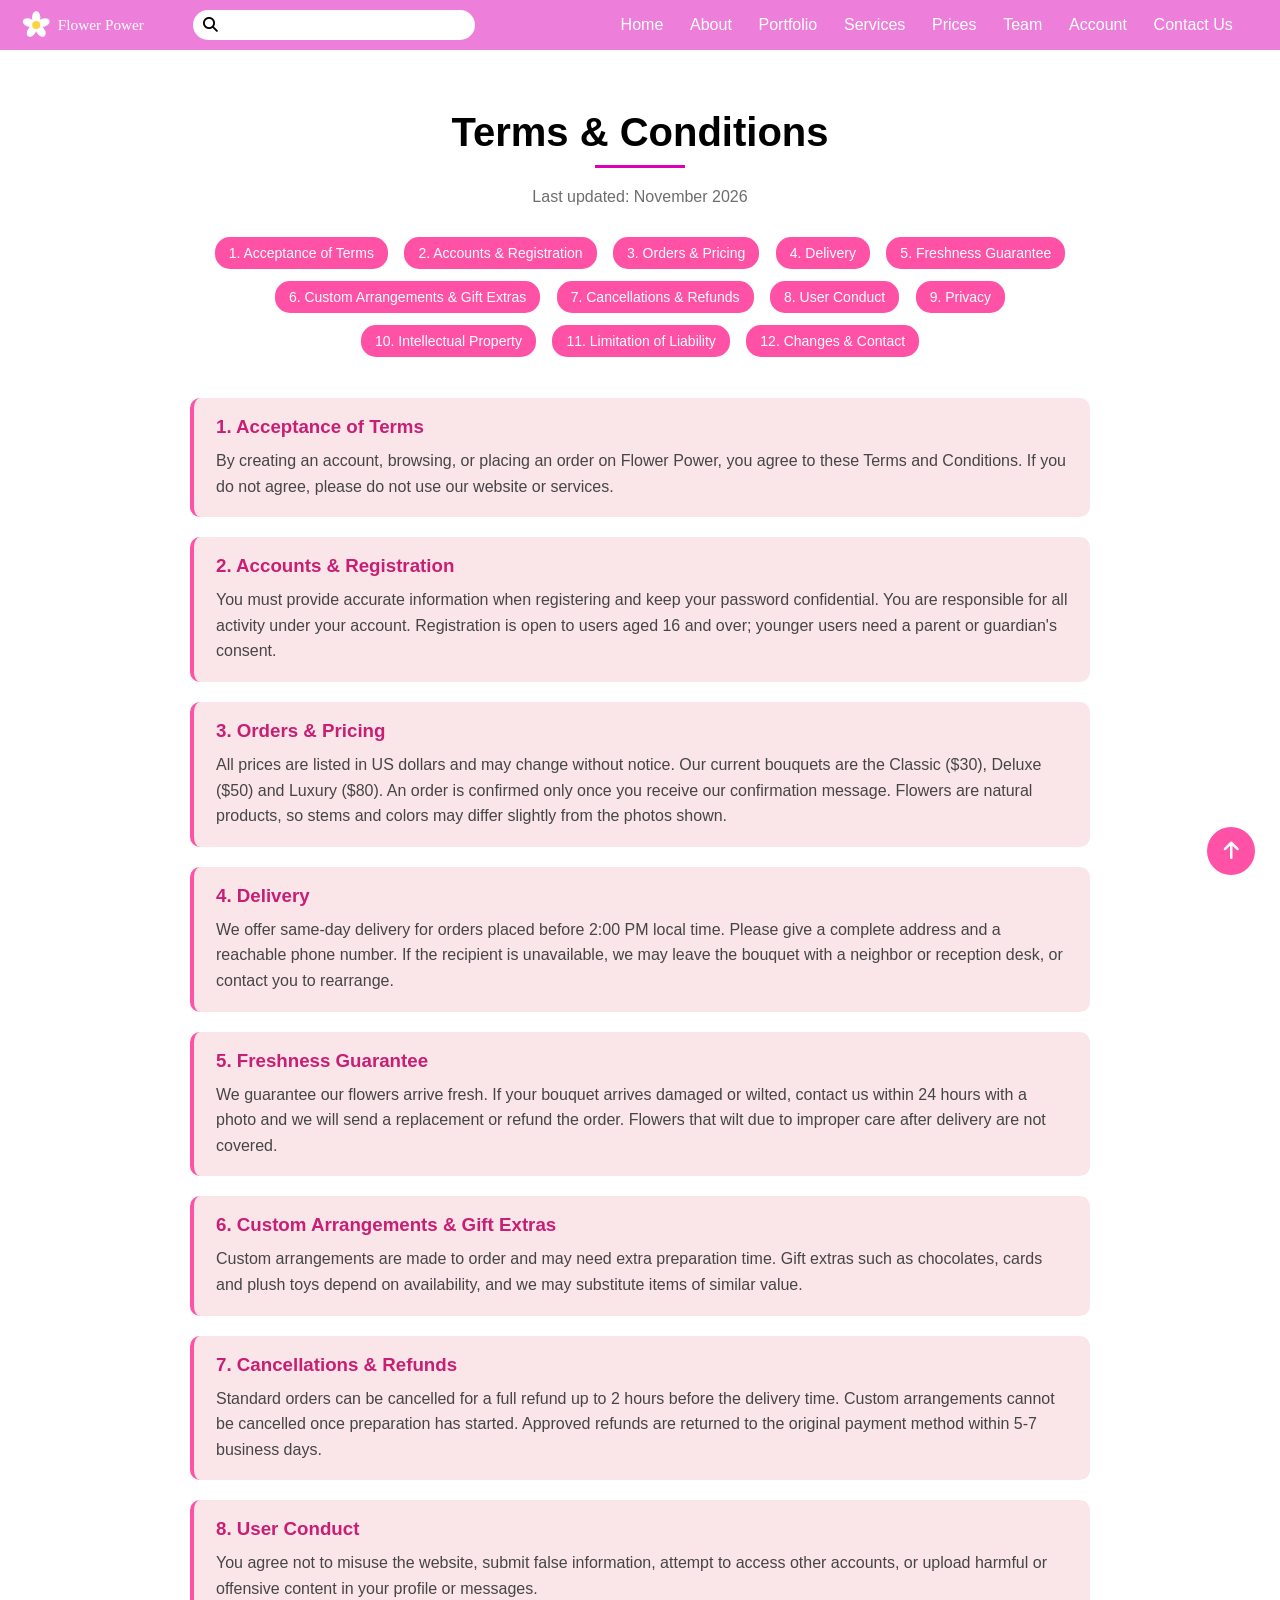
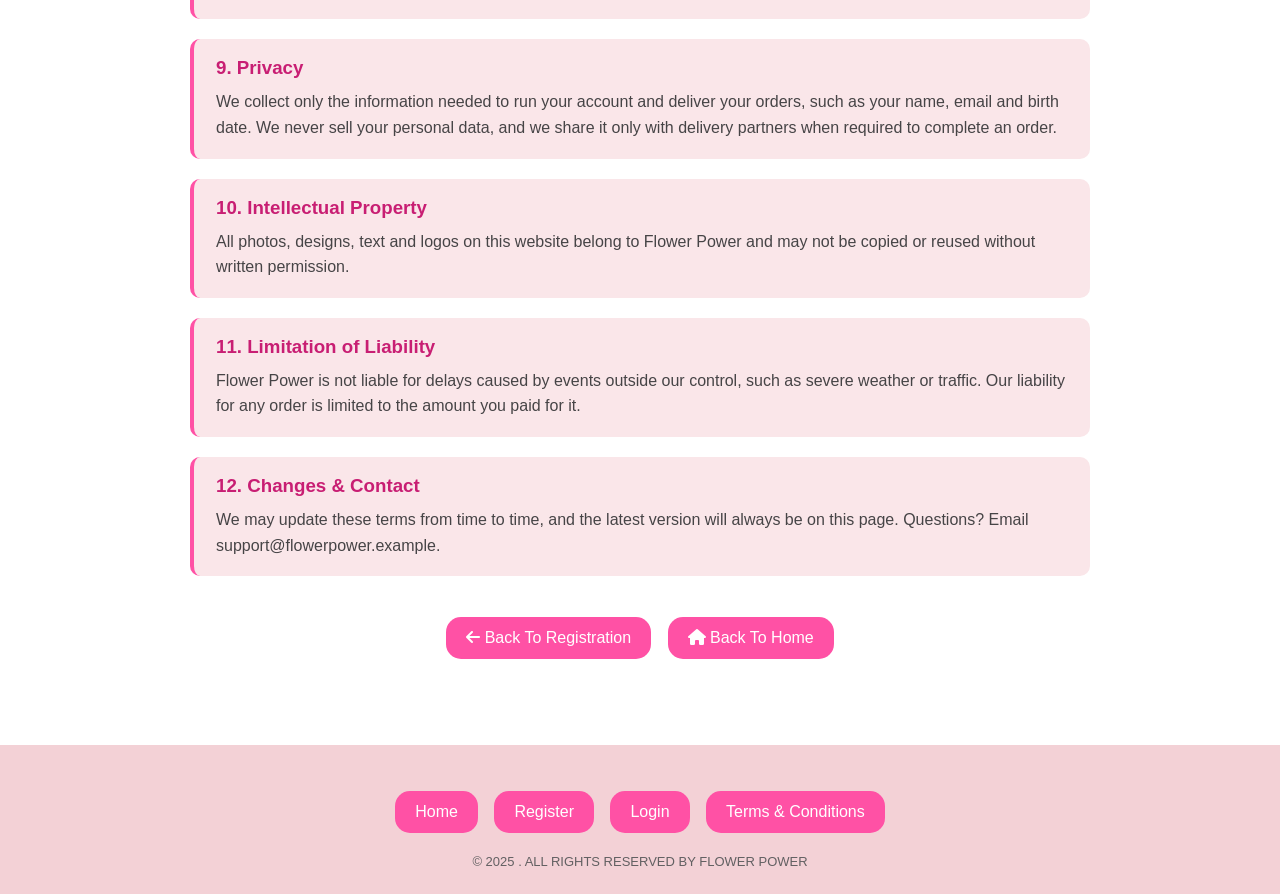
<file: terms.html>
<!doctype html>
<html lang="en">
  <head>
    <meta charset="UTF-8" />
    <meta name="viewport" content="width=device-width, initial-scale=1" />
    <title>Terms &amp; Conditions | Flower Power</title>
    <link rel="icon" type="image/svg+xml" href="Assets/favicon.svg" />
    <link rel="stylesheet" href="css/style.css" />
    <link rel="stylesheet" href="css/all.css" />
  </head>
  <body>
    <div class="header">
      <a href="index.html#home" class="logo-link"><img src="Assets/logo.svg" alt="Flower Power - home" class="logo" /></a>
      <input type="text" class="search-box" aria-label="search" />
      <i class="fa-solid fa-magnifying-glass search-icon"></i>
      <ul class="links">
        <li><a href="index.html#home">home</a></li>
        <li><a href="index.html#about">about</a></li>
        <li><a href="index.html#featured">portfolio</a></li>
        <li><a href="index.html#offer">services</a></li>
        <li><a href="index.html#pricing">prices</a></li>
        <li><a href="index.html#team">team</a></li>
        <li class="dropdown-point">
          <a href="Form.html">account</a>
          <ul class="dropdown-menu">
            <li><a href="Form.html">register</a></li>
            <li><a href="login.html">login</a></li>
            <li><a href="terms.html">terms &amp; conditions</a></li>
          </ul>
        </li>
        <li><a href="index.html#contact">contact us</a></li>
      </ul>
    </div>
    <div class="page" id="home">
      <div class="page-container terms">
        <h1 class="title page-title">terms &amp; conditions</h1>
        <p class="underline"></p>
        <p class="terms-date">Last updated: November 2026</p>
        <div class="toc">
          <a href="#acceptance" class="btn toc-btn">1. Acceptance of Terms</a>
          <a href="#accounts" class="btn toc-btn"
            >2. Accounts &amp; Registration</a
          >
          <a href="#orders" class="btn toc-btn">3. Orders &amp; Pricing</a>
          <a href="#delivery" class="btn toc-btn">4. Delivery</a>
          <a href="#freshness" class="btn toc-btn">5. Freshness Guarantee</a>
          <a href="#custom" class="btn toc-btn"
            >6. Custom Arrangements &amp; Gift Extras</a
          >
          <a href="#cancellations" class="btn toc-btn"
            >7. Cancellations &amp; Refunds</a
          >
          <a href="#conduct" class="btn toc-btn">8. User Conduct</a>
          <a href="#privacy" class="btn toc-btn">9. Privacy</a>
          <a href="#ownership" class="btn toc-btn">10. Intellectual Property</a>
          <a href="#liability" class="btn toc-btn"
            >11. Limitation of Liability</a
          >
          <a href="#changes" class="btn toc-btn">12. Changes &amp; Contact</a>
        </div>
        <div class="terms-section" id="acceptance">
          <h3>1. Acceptance of Terms</h3>
          <p>
            By creating an account, browsing, or placing an order on Flower
            Power, you agree to these Terms and Conditions. If you do not agree,
            please do not use our website or services.
          </p>
        </div>
        <div class="terms-section" id="accounts">
          <h3>2. Accounts &amp; Registration</h3>
          <p>
            You must provide accurate information when registering and keep your
            password confidential. You are responsible for all activity under
            your account. Registration is open to users aged 16 and over;
            younger users need a parent or guardian's consent.
          </p>
        </div>
        <div class="terms-section" id="orders">
          <h3>3. Orders &amp; Pricing</h3>
          <p>
            All prices are listed in US dollars and may change without notice.
            Our current bouquets are the Classic ($30), Deluxe ($50) and Luxury
            ($80). An order is confirmed only once you receive our confirmation
            message. Flowers are natural products, so stems and colors may
            differ slightly from the photos shown.
          </p>
        </div>
        <div class="terms-section" id="delivery">
          <h3>4. Delivery</h3>
          <p>
            We offer same-day delivery for orders placed before 2:00 PM local
            time. Please give a complete address and a reachable phone number.
            If the recipient is unavailable, we may leave the bouquet with a
            neighbor or reception desk, or contact you to rearrange.
          </p>
        </div>
        <div class="terms-section" id="freshness">
          <h3>5. Freshness Guarantee</h3>
          <p>
            We guarantee our flowers arrive fresh. If your bouquet arrives
            damaged or wilted, contact us within 24 hours with a photo and we
            will send a replacement or refund the order. Flowers that wilt due
            to improper care after delivery are not covered.
          </p>
        </div>
        <div class="terms-section" id="custom">
          <h3>6. Custom Arrangements &amp; Gift Extras</h3>
          <p>
            Custom arrangements are made to order and may need extra preparation
            time. Gift extras such as chocolates, cards and plush toys depend on
            availability, and we may substitute items of similar value.
          </p>
        </div>
        <div class="terms-section" id="cancellations">
          <h3>7. Cancellations &amp; Refunds</h3>
          <p>
            Standard orders can be cancelled for a full refund up to 2 hours
            before the delivery time. Custom arrangements cannot be cancelled
            once preparation has started. Approved refunds are returned to the
            original payment method within 5-7 business days.
          </p>
        </div>
        <div class="terms-section" id="conduct">
          <h3>8. User Conduct</h3>
          <p>
            You agree not to misuse the website, submit false information,
            attempt to access other accounts, or upload harmful or offensive
            content in your profile or messages.
          </p>
        </div>
        <div class="terms-section" id="privacy">
          <h3>9. Privacy</h3>
          <p>
            We collect only the information needed to run your account and
            deliver your orders, such as your name, email and birth date. We
            never sell your personal data, and we share it only with delivery
            partners when required to complete an order.
          </p>
        </div>
        <div class="terms-section" id="ownership">
          <h3>10. Intellectual Property</h3>
          <p>
            All photos, designs, text and logos on this website belong to Flower
            Power and may not be copied or reused without written permission.
          </p>
        </div>
        <div class="terms-section" id="liability">
          <h3>11. Limitation of Liability</h3>
          <p>
            Flower Power is not liable for delays caused by events outside our
            control, such as severe weather or traffic. Our liability for any
            order is limited to the amount you paid for it.
          </p>
        </div>
        <div class="terms-section" id="changes">
          <h3>12. Changes &amp; Contact</h3>
          <p>
            We may update these terms from time to time, and the latest version
            will always be on this page. Questions? Email
            support@flowerpower.example.
          </p>
        </div>

        <div class="page-nav">
          <a href="Form.html" class="btn"
            ><i class="fa-solid fa-arrow-left"></i> back to registration</a
          >
          <a href="index.html" class="btn"
            ><i class="fa-solid fa-house"></i> back to home</a
          >
        </div>
      </div>
    </div>
    <div class="footer" id="contact">
      <div class="footer-links">
        <a href="index.html" class="btn">home</a>
        <a href="Form.html" class="btn">register</a>
        <a href="login.html" class="btn">login</a>
        <a href="terms.html" class="btn">terms &amp; conditions</a>
      </div>
      <p>&copy; 2025 . all rights reserved by Flower Power</p>
    </div>
    <a href="#home" class="back-to-top" aria-label="Back to top"
      ><i class="fa-solid fa-arrow-up"></i
    ></a>
  </body>
</html>
</file>
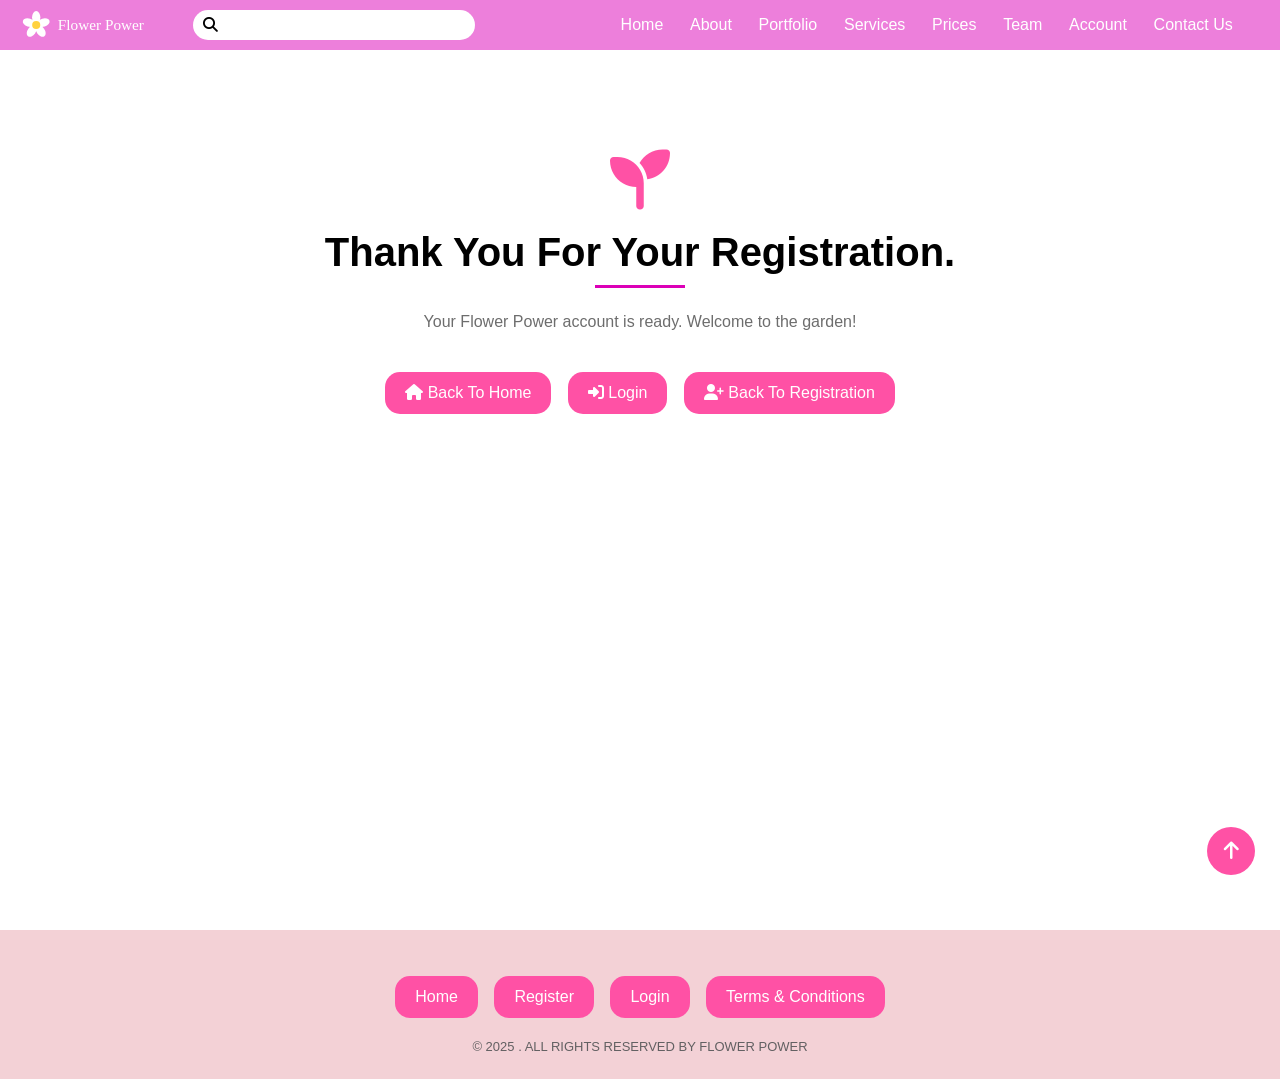
<file: thankyou.html>
<!doctype html>
<html lang="en">
  <head>
    <meta charset="UTF-8" />
    <meta name="viewport" content="width=device-width, initial-scale=1" />
    <title>Thank You | Flower Power</title>
    <link rel="icon" type="image/svg+xml" href="Assets/favicon.svg" />
    <link rel="stylesheet" href="css/style.css" />
    <link rel="stylesheet" href="css/all.css" />
  </head>
  <body>
    <div class="header">
      <a href="index.html#home" class="logo-link"><img src="Assets/logo.svg" alt="Flower Power - home" class="logo" /></a>
      <input type="text" class="search-box" aria-label="search" />
      <i class="fa-solid fa-magnifying-glass search-icon"></i>
      <ul class="links">
        <li><a href="index.html#home">home</a></li>
        <li><a href="index.html#about">about</a></li>
        <li><a href="index.html#featured">portfolio</a></li>
        <li><a href="index.html#offer">services</a></li>
        <li><a href="index.html#pricing">prices</a></li>
        <li><a href="index.html#team">team</a></li>
        <li class="dropdown-point">
          <a href="Form.html">account</a>
          <ul class="dropdown-menu">
            <li><a href="Form.html">register</a></li>
            <li><a href="login.html">login</a></li>
            <li><a href="terms.html">terms &amp; conditions</a></li>
          </ul>
        </li>
        <li><a href="index.html#contact">contact us</a></li>
      </ul>
    </div>
    <div class="page" id="home">
      <div class="page-container thanks">
        <i class="fa-solid fa-seedling thanks-icon"></i>
        <h1 class="title page-title">Thank you for your registration.</h1>
        <p class="underline"></p>
        <p class="thanks-p">
          Your Flower Power account is ready. Welcome to the garden!
        </p>
        <div class="page-nav">
          <a href="index.html" class="btn"
            ><i class="fa-solid fa-house"></i> back to home</a
          >
          <a href="login.html" class="btn"
            ><i class="fa-solid fa-right-to-bracket"></i> login</a
          >
          <a href="Form.html" class="btn"
            ><i class="fa-solid fa-user-plus"></i> back to registration</a
          >
        </div>
      </div>
    </div>
    <div class="footer" id="contact">
      <div class="footer-links">
        <a href="index.html" class="btn">home</a>
        <a href="Form.html" class="btn">register</a>
        <a href="login.html" class="btn">login</a>
        <a href="terms.html" class="btn">terms &amp; conditions</a>
      </div>
      <p>&copy; 2025 . all rights reserved by Flower Power</p>
    </div>
    <a href="#home" class="back-to-top" aria-label="Back to top"
      ><i class="fa-solid fa-arrow-up"></i
    ></a>
  </body>
</html>
</file>
<file: css/style.css>
/* ---------- general ---------- */

html {
  scroll-behavior: smooth;
}

* {
  margin: 0;
  padding: 0;
  box-sizing: border-box;
}

img {
  max-width: 100%;
}

body {
  font-family: "Franklin Gothic Medium", "Arial Narrow", Arial, sans-serif;
}

/* ---------- navbar ---------- */

.header {
  width: 100%;
  min-height: 50px;
  background-color: rgba(220, 0, 183, 0.5);
  position: fixed;
  top: 0;
  left: 0;
  z-index: 25;
  display: flex;
}

.logo {
  display: block;
  height: 36px;
  width: auto;
  margin: 7px 20px;
}

.home-icon {
  color: #fff;
  font-size: 22px;
  margin: 15px 25px 20px 25px;
}

.search-box {
  width: 22%;
  height: 30px;
  border-radius: 20px;
  border: 0;
  margin: 10px 0;
  padding-left: 35px;
}

.search-icon {
  position: absolute;
  top: 17px;
  left: 203px;
  font-size: 15px;
}

.search-icon:hover {
  cursor: pointer;
}

.links {
  list-style: none;
  width: 58%;
  margin: 0 25px 0 auto;
  padding: 13px 0 6px 0;
  text-align: right;
}

.links li {
  display: inline-block;
  margin: 0 3% 0 0;
  line-height: 1.5;
}

.links li a {
  color: #fff;
  text-decoration: none;
  text-transform: capitalize;
  position: relative;
  padding-bottom: 7px;
}

.links li a::after {
  position: absolute;
  content: "";
  width: 0;
  height: 2px;
  bottom: 0;
  left: 0;
  background-color: rgb(255, 41, 219);
}

.links li a:hover:after {
  width: 100%;
  transition: 0.5s;
}

.dropdown-point {
  position: relative;
  padding-bottom: 7px;
}

.dropdown-menu {
  position: absolute;
  right: 0;
  width: 175px;
  top: 100%;
  padding: 10px 0;
  background-color: #fff;
  text-align: center;
  border: 1px solid rgb(206, 0, 172);
  border-radius: 10px;
  z-index: 9;
  visibility: hidden;
}

.dropdown-menu li {
  display: block;
  margin: 20px 0;
}

.dropdown-menu li a {
  color: rgb(220, 0, 183);
}

.dropdown-point:hover .dropdown-menu {
  visibility: visible;
}

/* ---------- home ---------- */

.home {
  background-image: url(../Assets/spring-hero-background-with-flowers.webp);
  width: 100%;
  min-height: 100vh;
  background-size: cover;
  position: relative;
}

.home-overlay {
  position: absolute;
  width: 100%;
  height: 100%;
  background-color: rgba(0, 0, 0, 0.5);
}

.home-content {
  width: 70%;
  min-width: 300px;
  margin: 0 auto;
  padding: 30vh 0 20vh 0;
  color: #fff;
  text-align: center;
  position: relative;
}

.home-title {
  text-transform: uppercase;
  font-size: 65px;
}

.home-p {
  color: rgb(200, 199, 199);
  font-size: 15px;
  letter-spacing: 2px;
  padding: 12px 0px;
}

.home-btn {
  display: inline-block;
  text-decoration: none;
  font-size: 18px;
  text-transform: capitalize;
  border: 0;
  border-radius: 15px;
  padding: 16px 14px;
  margin: 5px;
}

.home-btn1 {
  background-color: #efefef;
  color: #000;
}

.home-btn2 {
  background-color: rgb(220, 0, 183);
  color: #fff;
}

.home-btn:hover {
  opacity: 0.4;
  cursor: pointer;
}

/* ---------- welcome ---------- */

.welcome {
  width: 100%;
  position: relative;
}

.welcome-container {
  width: 80%;
  min-width: 280px;
  margin: auto;
}

.welcome-parent {
  padding: 80px 0 60px 0;
  text-align: center;
}

.title {
  font-size: 40px;
  text-align: center;
  text-transform: capitalize;
}

.underline {
  width: 90px;
  height: 3px;
  background-color: rgb(220, 0, 183);
  margin: auto;
  margin-top: 10px;
}

.welcome-div {
  display: inline-block;
  vertical-align: top;
  width: 26%;
  min-width: 220px;
  min-height: 220px;
  border: 1px solid rgb(206, 0, 172);
  border-radius: 10px;
  margin: 60px 3% 0 3%;
  padding-bottom: 5px;
  text-align: center;
  position: relative;
}

.welcome-div-icon {
  padding-top: 20px;
  color: rgb(255, 0, 212);
  font-size: 30px;
}

.welcome-div-title {
  text-transform: capitalize;
  padding: 22px 0;
}

.welcome-div-p {
  color: rgb(109, 109, 109);
  padding: 0 15px;
}

.welcome-div-link {
  text-decoration: none;
  text-transform: capitalize;
  color: rgb(230, 0, 192);
  padding: 22px 0;
  display: block;
}

.welcome-div:after {
  position: absolute;
  content: "";
  width: 0;
  height: 0;
  top: 0;
  left: 0;
  background-color: rgb(255, 136, 233);
  opacity: 0;
  border-radius: 10px;
  z-index: -9;
}

.welcome-div:hover::after {
  width: 100%;
  height: 100%;
  opacity: 0.7;
  transition: 0.5s;
}

.welcome-div:hover .welcome-div-icon {
  color: rgb(205, 0, 119);
}

.welcome-div:hover .welcome-div-title {
  color: #fff;
}

.welcome-div:hover .welcome-div-p {
  color: black;
}

/* ---------- featured ---------- */

.featured {
  width: 100%;
  background-color: rgb(250, 230, 233);
}

.featured-div {
  padding: 80px 0 60px 0;
}

.featured-container {
  width: 65%;
  min-width: 260px;
  margin: auto;
  text-align: center;
}

.featured-container1 {
  margin-top: 50px;
}

.featured-container2 {
  margin-top: 30px;
}

.featured-img-container {
  display: inline-block;
  vertical-align: top;
  width: 28%;
  min-width: 200px;
  margin: 0 1.5% 20px 1.5%;
  position: relative;
}

.featured-img {
  display: block;
  width: 100%;
  height: auto;
}

.featured-img-overlay {
  width: 100%;
  height: 100%;
  top: 0;
  left: 0;
  background-color: rgba(0, 0, 0, 0.5);
  position: absolute;
  text-align: center;
  visibility: hidden;
  transition: 0.1s;
  z-index: 3;
}

.featured-img-container:hover .featured-img-overlay {
  visibility: visible;
}

.featured-cat {
  font-size: 30px;
  text-transform: uppercase;
  padding: 30px 0 20px 0;
  color: rgb(194, 185, 185);
}

.featured-p {
  color: #fff;
}

.featured-icon1,
.featured-icon2 {
  font-size: 20px;
  background-color: #fff;
  margin-top: 30px;
  padding: 6px 10px 4px 10px;
  border-radius: 6px;
  display: inline-block;
}
.featured-icons a {
  color: rgb(136, 133, 133);
}

/* ---------- offer ---------- */

.offer {
  width: 100%;
}

.offer-main {
  padding: 80px 0;
}

.offer-container {
  width: 78%;
  min-width: 290px;
  margin: auto;
}

.offer-parent {
  text-align: center;
}

.offer-container1 {
  margin-top: 20px;
}

.offer-container2 {
  margin-top: 30px;
}

.offer-div {
  display: inline-block;
  vertical-align: top;
  width: 29%;
  min-width: 250px;
  min-height: 200px;
  border: 1px solid rgb(206, 0, 172);
  border-radius: 10px;
  margin: 25px 1.5% 0px 1.5%;
  padding-bottom: 15px;
  text-align: left;
  position: relative;
  overflow: hidden;
}

.offer-div > a {
  float: left;
  width: 18%;
}

.offer-div-icon {
  padding: 20px 0 0 10px;
  color: rgb(255, 0, 212);
  font-size: 30px;
}

.offer-div-icon6 {
  margin-left: -4px;
}

.offer-details {
  width: 80%;
  float: right;
  margin-right: 2%;
}

.offer-div-title {
  text-transform: capitalize;
  display: inline-block;
  padding-top: 20px;
}

.offer-div-p {
  padding-top: 10px;
  padding-right: 10px;
  color: rgb(109, 109, 109);
}

.offer-div:after {
  position: absolute;
  content: "";
  width: 0;
  height: 0;
  top: 0;
  left: 0;
  background-color: rgb(255, 145, 235);
  opacity: 0;
  border-radius: 10px;
  z-index: -9;
}

.offer-div:hover::after {
  width: 100%;
  height: 100%;
  opacity: 0.7;
  transition: 0.5s;
}

.offer-div:hover .offer-div-icon {
  color: rgb(205, 0, 119);
}

.offer-div:hover .offer-div-title {
  color: rgb(214, 0, 150);
}

.offer-div:hover .offer-div-p {
  color: black;
}

/* ---------- choose ---------- */

.choose {
  width: 100%;
  padding-bottom: 60px;
}

.choose-container {
  width: 70%;
  min-width: 280px;
  margin: auto;
}

.choose-div {
  padding-top: 40px;
  width: 49%;
  min-width: 260px;
  display: inline-block;
  vertical-align: top;
}

.choose-div-p1,
.choose-div-p2 {
  color: rgb(168, 164, 164);
}

.choose-title {
  text-align: left;
}

.choose-underline {
  margin-left: 90px;
}

.choose-div-p1 {
  padding-top: 40px;
}

.choose-div-p2 {
  padding-bottom: 40px;
}

.tick-icon {
  color: rgb(255, 0, 212);
  padding-right: 8px;
}

.advantages li {
  list-style: none;
  padding-bottom: 35px;
  color: rgb(132, 129, 132);
}

.choose-image {
  display: block;
  margin: 0 auto;
  max-width: 100%;
  height: auto;
}

.switch-parent {
  width: 100%;
  overflow: auto;
}

.switch-container-div {
  width: 81px;
  margin: auto;
}

.switch {
  width: 15px;
  height: 15px;
  border-radius: 50%;
  background-color: rgb(172, 172, 176);
  float: right;
  margin-top: 10px;
}

.switch1 {
  margin-right: 3px;
}

.switch2 {
  margin: 10px 15px 0 15px;
}

.switch3 {
  background-color: rgb(255, 89, 224);
}

.switch1:hover,
.switch2:hover {
  background-color: rgb(255, 89, 224);
  transition: 0.1s;
}

.switch-container-div:hover .switch3 {
  background-color: rgb(172, 172, 176);
}

.switch-parent .switch3:hover {
  background-color: rgb(255, 89, 224);
}

/* ---------- achievements ---------- */

.achievements {
  width: 100%;
  position: relative;
}

.achievements-image {
  width: 100%;
  background-image: url(../Assets/flower\ background.jpg);
  background-size: cover;
  background-attachment: fixed;
  position: relative;
}

.achievements-overlay {
  position: relative;
  width: 100%;
  padding: 90px 0;
  background-color: rgba(0, 0, 0, 0.5);
}

.achievements-container {
  width: 80%;
  min-width: 280px;
  margin: auto;
  text-align: center;
  position: relative;
}

.achievement {
  display: inline-block;
  vertical-align: top;
  width: 24%;
  min-width: 130px;
  padding: 10px 0;
  text-align: center;
  color: #fff;
}

.achievement-icon {
  font-size: 40px;
  color: rgb(255, 89, 224);
  padding-bottom: 15px;
}

.achievement-number {
  font-size: 18px;
}

/* ---------- pricing ---------- */

.pricing {
  width: 75%;
  min-width: 260px;
  margin: auto;
  padding: 80px 0 60px 0;
}

.pricing-parent {
  text-align: center;
}

.pricing-div {
  display: inline-block;
  vertical-align: top;
  width: 28%;
  min-width: 230px;
  min-height: 380px;
  border: 1px solid rgb(206, 0, 172);
  border-radius: 10px;
  margin: 40px 2% 0 2%;
  padding-bottom: 25px;
  text-align: center;
  position: relative;
}

.pricing-div-title {
  text-transform: uppercase;
  font-size: 16px;
  padding: 35px 0 20px 0;
}

.price-circle {
  width: 100px;
  height: 100px;
  border-radius: 50%;
  border: 2px solid rgb(255, 89, 224);
  margin: auto;
  position: relative;
}

.price-centering {
  width: 100%;
  display: inline;
  position: absolute;
  top: 50%;
  left: 50%;
  transform: translate(-50%, -50%);
}

.price-circle h2 {
  font-size: 35px;
}

.price-circle p {
  font-size: 14px;
  text-transform: uppercase;
}

.pricing-div-p {
  text-transform: capitalize;
}

.pricing-div-p1 {
  padding: 30px 0 20px 0;
}

.pricing-div-p3 {
  padding: 20px 0;
}

.purchase-btn {
  text-decoration: none;
  text-transform: capitalize;
  border: 1px solid rgb(214, 0, 150);
  padding: 5px 37px;
  border-radius: 10px;
  margin: auto;
  cursor: pointer;
  margin-top: 5px;
}

.pricing-div:after {
  position: absolute;
  content: "";
  width: 100%;
  height: 0;
  top: 0;
  left: 0;
  background-color: rgb(255, 145, 235);
  opacity: 0.5;
  transition: 0.5s;
  border-radius: 10px;
  z-index: -9;
}

.pricing-div:hover::after {
  width: 100%;
  height: 100%;
  opacity: 0.7;
  transition: 0.5s;
}

.pricing-div:hover .pricing-div-title {
  color: rgb(214, 0, 150);
}

.pricing-div:hover .price-circle {
  border: 2px solid rgb(214, 0, 150);
}

/* ---------- about ---------- */

.about {
  width: 100%;
  position: relative;
}

.about-image {
  width: 100%;
  background-image: url(../Assets/flower\ background2.jpg);
  background-size: cover;
  background-attachment: fixed;
  position: relative;
}

.about-overlay {
  position: relative;
  width: 100%;
  padding: 80px 0;
  background-color: rgba(0, 0, 0, 0.5);
}

.about-container {
  width: 70%;
  min-width: 280px;
  margin: auto;
  position: relative;
}

.about-member {
  display: inline-block;
  vertical-align: top;
  width: 44%;
  min-width: 260px;
  margin: 15px 2.5%;
  overflow: hidden;
}

.about-member img {
  border-radius: 50%;
  float: left;
}

.about-name,
.about-position {
  text-transform: capitalize;
  margin-left: 100px;
}

.about-name {
  font-size: 30px;
  margin-top: 10px;
  color: #fff;
}

.about-position {
  font-size: 20px;
  margin-top: 5px;
  color: rgb(252, 138, 216);
}

.about-details {
  color: #fff;
  margin-top: 20px;
  line-height: 1.3;
}

/* ---------- team ---------- */

.team {
  width: 100%;
  padding: 80px 0 40px 0;
}

.team-container {
  width: 80%;
  min-width: 270px;
  margin: auto;
}

.team-parent {
  padding-top: 50px;
  text-align: center;
}

.team-item {
  display: inline-block;
  vertical-align: top;
  width: 28%;
  min-width: 240px;
  margin: 0 2% 20px 2%;
  background-color: rgb(250, 230, 233);
  text-align: center;
  padding: 18px 14px;
  border-radius: 10px;
  position: relative;
}

.team-img {
  width: 86%;
  margin: auto;
  position: relative;
}

.team-img img {
  display: block;
  width: 100%;
  height: auto;
}

.team-name {
  text-transform: capitalize;
  padding-top: 15px;
}

.team-position {
  text-transform: uppercase;
  padding-top: 20px;
  color: rgb(89, 86, 86);
}

.team-icons {
  position: absolute;
  width: 100%;
  height: 100%;
  top: 0;
  left: 0;
  background-color: rgba(0, 0, 0, 0.5);
  visibility: hidden;
}

.team-icons a {
  display: block;
  width: 40px;
  height: 40px;
  margin-left: auto;
  color: #fff;
  background-color: rgba(250, 151, 220, 0.4);
}

.team-icons a i {
  line-height: 40px;
}

.team-item:hover .team-icons {
  visibility: visible;
  z-index: 6;
}

.team-item:hover .team-icons {
  background-color: rgba(255, 145, 235, 0.4);
}

.team-item::after {
  position: absolute;
  content: "";
  width: 100%;
  height: 0;
  top: 0;
  left: 0;
  background-color: rgba(255, 145, 235, 0.6);
  opacity: 0.5;
  transition: 0.5s;
  border-radius: 10px;
  z-index: 5;
}

.team-item:hover::after {
  width: 100%;
  height: 100%;
  opacity: 0.5;
  transition: 0.5s;
}

.team-item:hover .team-name {
  color: rgb(236, 46, 176);
}

.team-item:hover .team-position {
  color: rgb(204, 15, 144);
}

/* ---------- news ---------- */

.news {
  width: 80%;
  min-width: 280px;
  margin: auto;
  padding: 60px 0 40px 0;
}

.news-parent {
  text-align: center;
}

.news-div {
  display: inline-block;
  vertical-align: top;
  width: 28%;
  min-width: 250px;
  min-height: 420px;
  border: 1px solid rgb(206, 0, 172);
  border-radius: 10px;
  margin: 40px 2% 0 2%;
  text-align: center;
  position: relative;
  padding: 20px 10px 0 10px;
}

.news-div img {
  width: 85%;
  min-height: 200px;
  border-radius: 15px;
}

.news-details {
  padding: 20px 0;
  margin: auto;
  text-align: center;
}

.news-details span,
.news-details h2 {
  text-transform: capitalize;
}

.news-span1,
.news-span2 {
  margin-right: 15px;
}

.news-icon {
  color: rgb(255, 70, 224);
}

.news-details a {
  text-decoration: none;
}

.news-details h2 {
  font-size: 18px;
  padding: 15px 0 20px 0;
}

.news-details p {
  padding: 0 3px 20px 3px;
  color: rgb(92, 88, 92);
}

.news-more {
  text-decoration: none;
  color: rgb(233, 56, 177);
}

.news-div:after {
  position: absolute;
  content: "";
  width: 100%;
  height: 0;
  top: 0;
  left: 0;
  background-color: rgb(255, 145, 235);
  opacity: 0.5;
  transition: 0.5s;
  border-radius: 10px;
  z-index: -9;
}

.news-div:hover::after {
  width: 100%;
  height: 100%;
  opacity: 0.5;
  transition: 0.5s;
}

.news-div:hover .news-details h2 {
  color: rgb(184, 7, 131);
}

.news-div:hover .news-details span {
  color: rgb(214, 0, 150);
}

.news-div:hover .news-details p {
  color: rgb(214, 0, 150);
}

/* ---------- footer ---------- */

.footer {
  width: 100%;
  background-color: rgb(243, 209, 214);
  padding: 40px 10px 25px 10px;
  margin-top: 30px;
  text-align: center;
}

.footer img {
  height: auto;
  border-radius: 10px;
  margin-bottom: 22px;
}

.footer-icons ul {
  list-style: none;
}

.footer-icons ul a li {
  width: 55px;
  height: 55px;
  border-radius: 50%;
  font-size: 30px;
  background-color: rgb(248, 152, 198);
  display: inline-block;
  padding-top: 12px;
  margin-bottom: 10px;
  position: relative;
}

.footer-icons ul a {
  color: #fff;
  text-decoration: none;
}

.footer p {
  font-size: 13px;
  text-transform: uppercase;
  color: rgb(98, 96, 98);
  margin-top: 12px;
}

.footer-icons ul a li:hover {
  background-color: rgb(255, 81, 165);
  transition: 0.5s;
}

/* ---------- shared buttons ---------- */

.btn {
  display: inline-block;
  background-color: rgb(255, 81, 165);
  color: #fff;
  text-decoration: none;
  text-transform: capitalize;
  font-size: 16px;
  border: 0;
  border-radius: 15px;
  padding: 12px 20px;
  margin: 6px;
  cursor: pointer;
}

.btn:hover {
  opacity: 0.6;
  transition: 0.3s;
}

/* ---------- compare table ---------- */

.compare {
  width: 100%;
  background-color: rgb(250, 230, 233);
  padding: 80px 0 60px 0;
}

.compare-parent {
  width: 75%;
  min-width: 280px;
  margin: auto;
  text-align: center;
}

.table-scroll {
  overflow: auto;
  margin-top: 40px;
}

.compare-table {
  width: 100%;
  min-width: 560px;
  background-color: #fff;
  border-collapse: collapse;
  text-align: center;
}

.compare-table caption {
  caption-side: top;
  padding-bottom: 15px;
  color: rgb(109, 109, 109);
  font-size: 18px;
}

.compare-table th,
.compare-table td {
  border: 1px solid rgb(240, 70, 150);
  padding: 14px 10px;
}

.compare-table thead th,
.compare-table tfoot th,
.compare-table tfoot td {
  background-color: rgb(255, 81, 165);
  color: #fff;
  text-transform: uppercase;
}

.compare-table tbody th {
  background-color: rgb(255, 190, 220);
  text-transform: capitalize;
}

.compare-table tbody td:first-of-type {
  text-align: left;
  text-transform: capitalize;
}

.compare-table tbody tr:hover td {
  background-color: rgb(250, 230, 233);
}

.compare-table tfoot td {
  font-size: 22px;
}

.yes {
  color: rgb(0, 150, 60);
}

.no {
  color: rgb(170, 170, 170);
}

.compare-btn {
  margin-top: 30px;
}

/* ---------- inner pages (form, login, terms, thank you) ---------- */

.page {
  min-height: 100vh;
  padding: 110px 0 50px 0;
}

.page-container {
  width: 80%;
  min-width: 300px;
  margin: auto;
}

.page-nav {
  margin-top: 35px;
  text-align: center;
}

/* ---------- registration / login form ---------- */

.reg-form {
  width: 50%;
  min-width: 320px;
  background-color: rgb(255, 81, 165);
  color: #fff;
  margin: 35px auto 0 auto;
  padding: 25px 20px;
  border-radius: 20px;
  text-align: center;
}

.form-row {
  display: flex;
  flex-wrap: wrap;
  align-items: center;
  margin-bottom: 16px;
  text-align: left;
}

.form-row label {
  flex: 1 1 150px;
  padding-right: 12px;
  text-align: right;
  font-weight: bold;
}

.form-row input {
  flex: 2 1 180px;
  max-width: 100%;
  padding: 7px 12px;
  border: 0;
  border-radius: 15px;
  background-color: #fff;
}

.form-row input[type="file"] {
  color: #fff;
  background-color: transparent;
  padding: 0;
}

.required {
  color: rgb(255, 224, 102);
  font-weight: bold;
}

.reg-form fieldset {
  margin: 0 15px 16px 15px;
  padding: 10px 12px 14px 12px;
  border: 1px solid #fff;
  border-radius: 10px;
}

.reg-form legend {
  padding: 0 8px;
  font-weight: bold;
}

.reg-form fieldset label {
  margin: 0 12px 0 4px;
}

.reg-form select {
  padding: 7px 12px;
  border: 0;
  border-radius: 15px;
}

.flower-fieldset {
  min-width: 0;
}

.flower-select {
  display: block;
  width: 100%;
  max-width: 100%;
  margin: 0 auto;
  overflow: hidden;
  text-overflow: ellipsis;
  white-space: nowrap;
}

.about-label {
  display: block;
  margin-bottom: 10px;
  font-weight: bold;
}

.reg-form textarea {
  width: 90%;
  padding: 10px 12px;
  border: 0;
  border-radius: 15px;
  resize: vertical;
  font-family: inherit;
}

.terms-check {
  margin: 16px 0;
}

.reg-form a {
  color: #fff;
}

.form-actions {
  margin-top: 8px;
}

.form-actions input {
  font-size: 16px;
  font-weight: bold;
  border-radius: 15px;
  padding: 10px 28px;
  margin: 0 6px;
  cursor: pointer;
}

.form-actions input[type="submit"] {
  background-color: #fff;
  color: rgb(255, 81, 165);
  border: 2px solid #fff;
}

.form-actions input[type="reset"] {
  background-color: transparent;
  color: #fff;
  border: 2px solid #fff;
}

.form-actions input:hover {
  opacity: 0.6;
  transition: 0.3s;
}

.form-note {
  margin-top: 18px;
  font-size: 14px;
}

/* ---------- terms and conditions ---------- */

.terms {
  max-width: 900px;
}

.terms-date {
  margin-top: 20px;
  text-align: center;
  color: rgb(109, 109, 109);
}

.toc {
  margin: 25px 0 35px 0;
  text-align: center;
}

.toc-btn {
  font-size: 14px;
  padding: 8px 14px;
  text-transform: none;
}

.terms-section {
  border-left: 4px solid rgb(255, 81, 165);
  background-color: rgb(250, 230, 233);
  border-radius: 10px;
  margin-bottom: 20px;
  padding: 18px 22px;
}

.terms-section h3 {
  color: rgb(200, 30, 115);
  margin-bottom: 10px;
}

.terms-section p {
  color: rgb(70, 68, 70);
  line-height: 1.6;
}

/* ---------- thank you ---------- */

.thanks {
  text-align: center;
  padding-top: 40px;
}

.thanks-icon {
  font-size: 60px;
  color: rgb(255, 81, 165);
  margin-bottom: 20px;
}

.thanks-p {
  margin-top: 25px;
  color: rgb(109, 109, 109);
}

/* ---------- footer links + back to top ---------- */

.footer-links {
  margin-bottom: 15px;
}

.back-to-top {
  display: flex;
  align-items: center;
  justify-content: center;
  text-decoration: none;
  position: fixed;
  right: 25px;
  bottom: 25px;
  width: 48px;
  height: 48px;
  border: 0;
  border-radius: 50%;
  background-color: rgb(255, 81, 165);
  color: #fff;
  font-size: 20px;
  cursor: pointer;
  z-index: 30;
  transition: 0.4s;
}

.back-to-top:hover {
  background-color: rgb(255, 125, 190);
}
</file>
